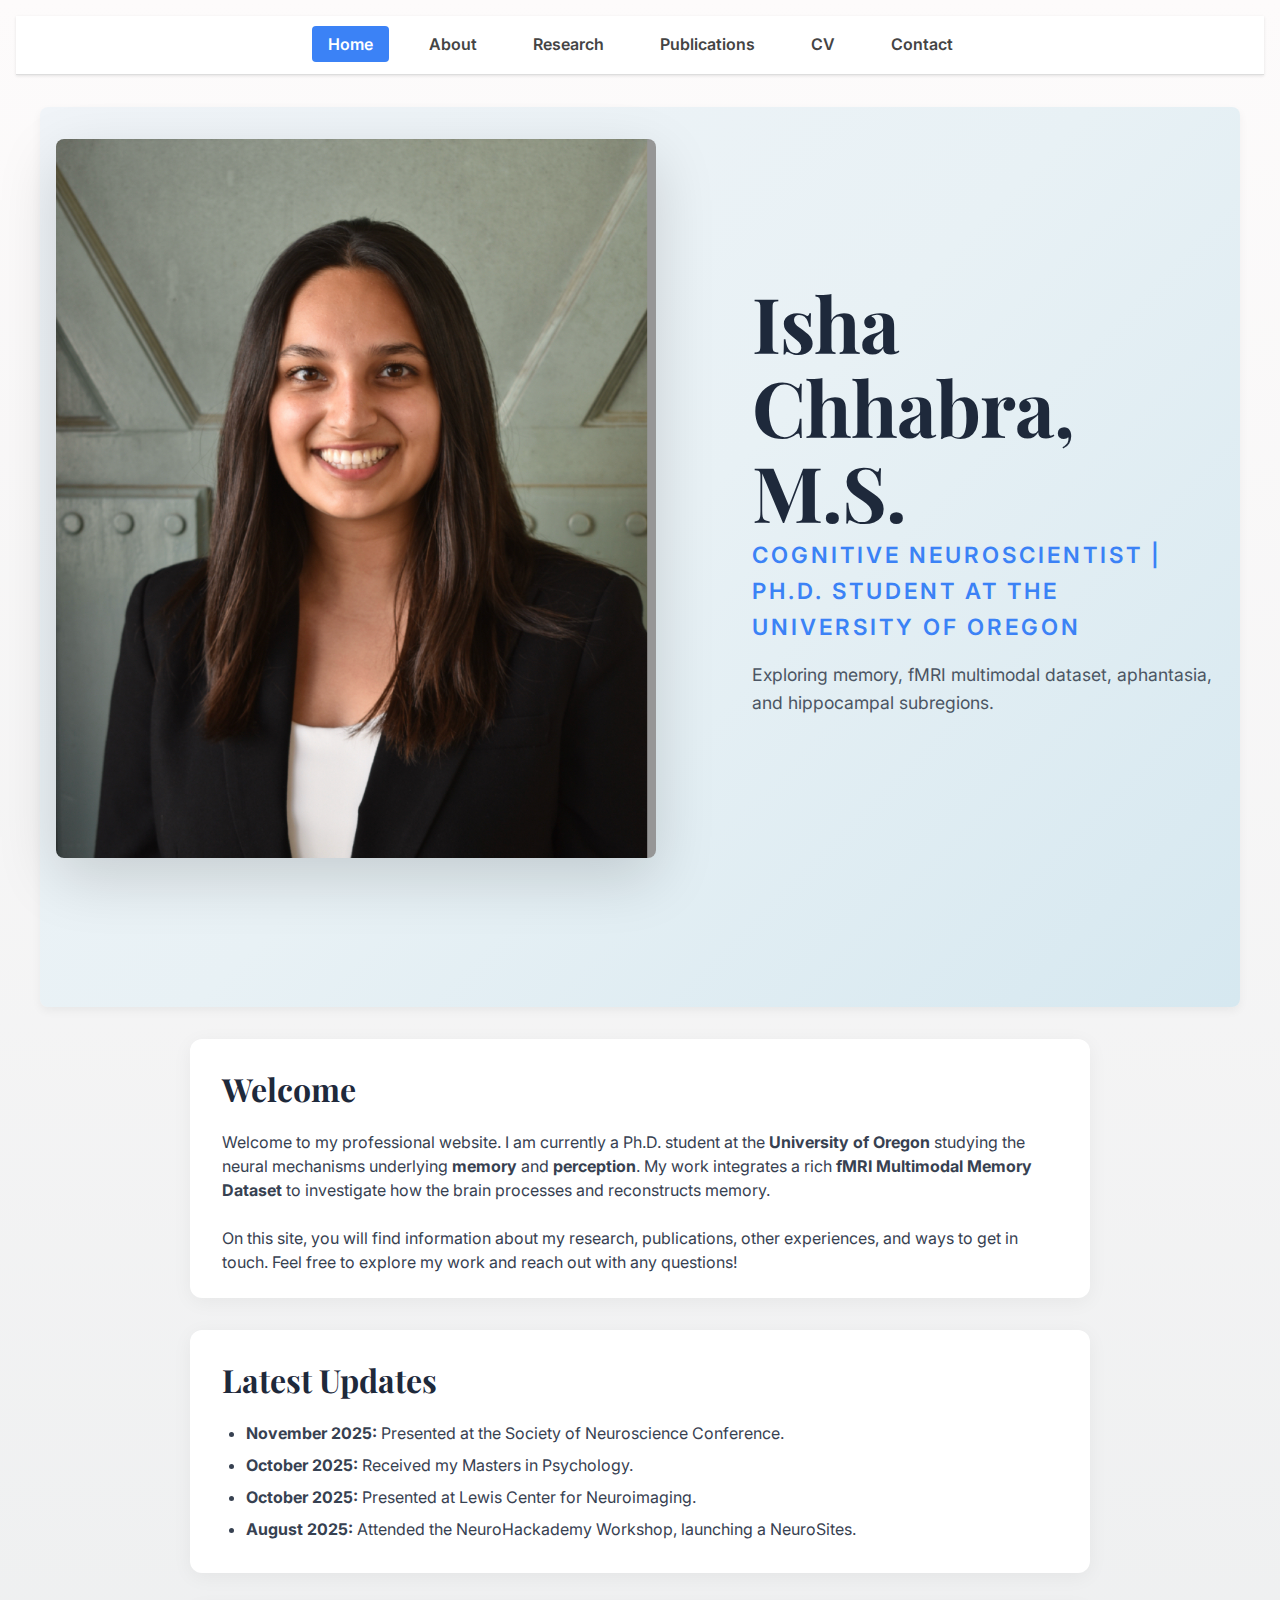
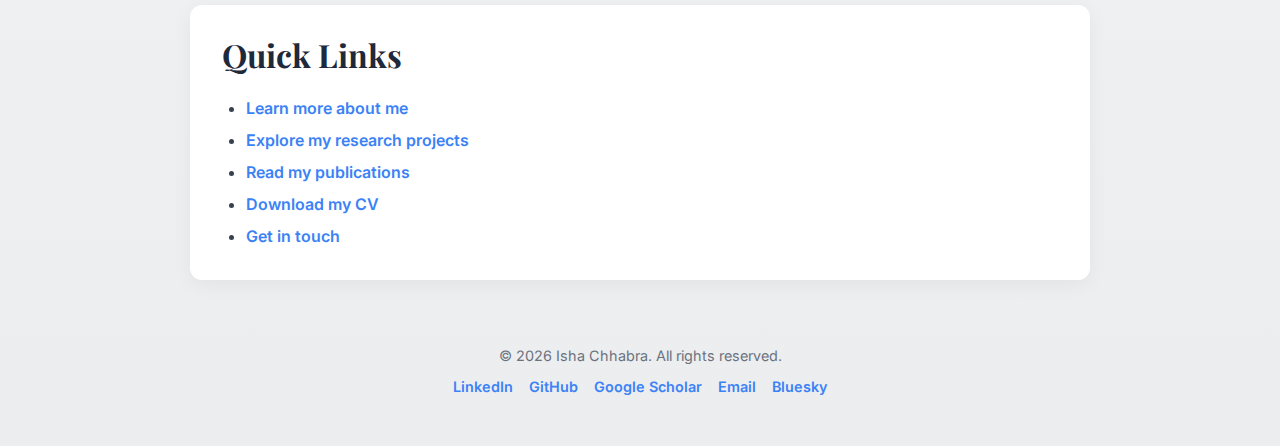
<file: index.html>
<!DOCTYPE html>
<html lang="en">
<head>
  <!-- ===== Meta & SEO ===== -->
  <meta charset="UTF-8" />
  <meta name="viewport" content="width=device-width, initial-scale=1" />
  <meta name="description" content="Isha Chhabra - Cognitive Neuroscientist & Ph.D. Candidate at the University of Oregon" />
  <meta name="author" content="Isha Chhabra" />

  <!-- ===== Title ===== -->
  <title>Isha Chhabra, M.S. | Cognitive Neuroscientist</title>

  <!-- ===== Fonts & Styles ===== -->
  <link href="https://fonts.googleapis.com/css2?family=Inter:wght@400;600&family=Playfair+Display:wght@700&display=swap" rel="stylesheet" />
  <link rel="stylesheet" href="style.css" />
</head>
<body>

  <!-- ===== Header / Navigation ===== -->
  <header>
    <nav>
      <ul>
        <li><a href="index.html" class="active">Home</a></li>
        <li><a href="about.html">About</a></li>
        <li><a href="research.html">Research</a></li>
        <li><a href="publications.html">Publications</a></li>
        <li><a href="cv.html">CV</a></li>
        <li><a href="contact.html">Contact</a></li>
      </ul>
    </nav>
  </header>

  <!-- ===== Hero Section ===== -->
  <section class="hero">
    <div class="hero-container">

      <!-- Large Photo Left -->
      <div class="hero-image">
        <img src="profile.jpg" alt="Isha Chhabra portrait" class="profile-pic-large" />
      </div>

      <!-- Name / Title / Position Right -->
      <div class="hero-content" style="margin-left: 3rem;">
        <h1>Isha Chhabra, M.S.</h1>
        <div class="subtitle">Cognitive Neuroscientist | Ph.D. Student at the University of Oregon</div>
        <p>Exploring memory, fMRI multimodal dataset, aphantasia, and hippocampal subregions.</p>
      </div>

    </div>
  </section>

  <!-- ===== Welcome Intro ===== -->
  <section class="section">
    <h2>Welcome</h2>
    <p>
      Welcome to my professional website. I am currently a Ph.D. student at the <strong>University of Oregon</strong> studying the neural mechanisms underlying <strong>memory</strong>  and <strong>perception</strong>. My work integrates a rich <strong>fMRI Multimodal Memory Dataset</strong> to investigate how the brain processes and reconstructs memory.<br><br>
      On this site, you will find information about my research, publications, other experiences, and ways to get in touch. Feel free to explore my work and reach out with any questions!
    </p>
  </section>

  <!-- ===== Latest Updates ===== -->
  <section class="section">
    <h2>Latest Updates</h2>
    <ul>
      <li><strong>November 2025:</strong> Presented at the Society of Neuroscience Conference.</li>  
      <li><strong>October 2025:</strong> Received my Masters in Psychology.</li>         
      <li><strong>October 2025:</strong> Presented at Lewis Center for Neuroimaging.</li>
      <li><strong>August 2025:</strong> Attended the NeuroHackademy Workshop, launching a NeuroSites.</li>
    </ul>
  </section>

  <!-- ===== Quick Links ===== -->
  <section class="section">
    <h2>Quick Links</h2>
    <ul>
      <li><a href="about.html">Learn more about me</a></li>
      <li><a href="research.html">Explore my research projects</a></li>
      <li><a href="publications.html">Read my publications</a></li>
      <li><a href="CV.pdf" target="_blank">Download my CV</a></li>
      <li><a href="contact.html">Get in touch</a></li>
    </ul>
  </section>

  <!-- ===== Footer ===== -->
  <footer>
    <p>&copy; <span id="year"></span> Isha Chhabra. All rights reserved.</p>
    <div class="footer-links">
      <a href="https://www.linkedin.com/in/ishachhabra111" target="_blank">LinkedIn</a>
      <a href="https://github.com/ishachhabra1" target="_blank">GitHub</a>
      <a href="https://scholar.google.com/citations?user=bhRF2d4AAAAJ&hl=en" target="_blank">Google Scholar</a>
      <a href="mailto:ishachhabra1000@gmail.com">Email</a>
      <a href="https://bsky.app/profile/ishachhabra.bsky.social" target="_blank">Bluesky</a>
    </div>
  </footer>

  <script>
    // Auto-update year in footer
    document.getElementById("year").textContent = new Date().getFullYear();
  </script>

</body>
</html>
</file>
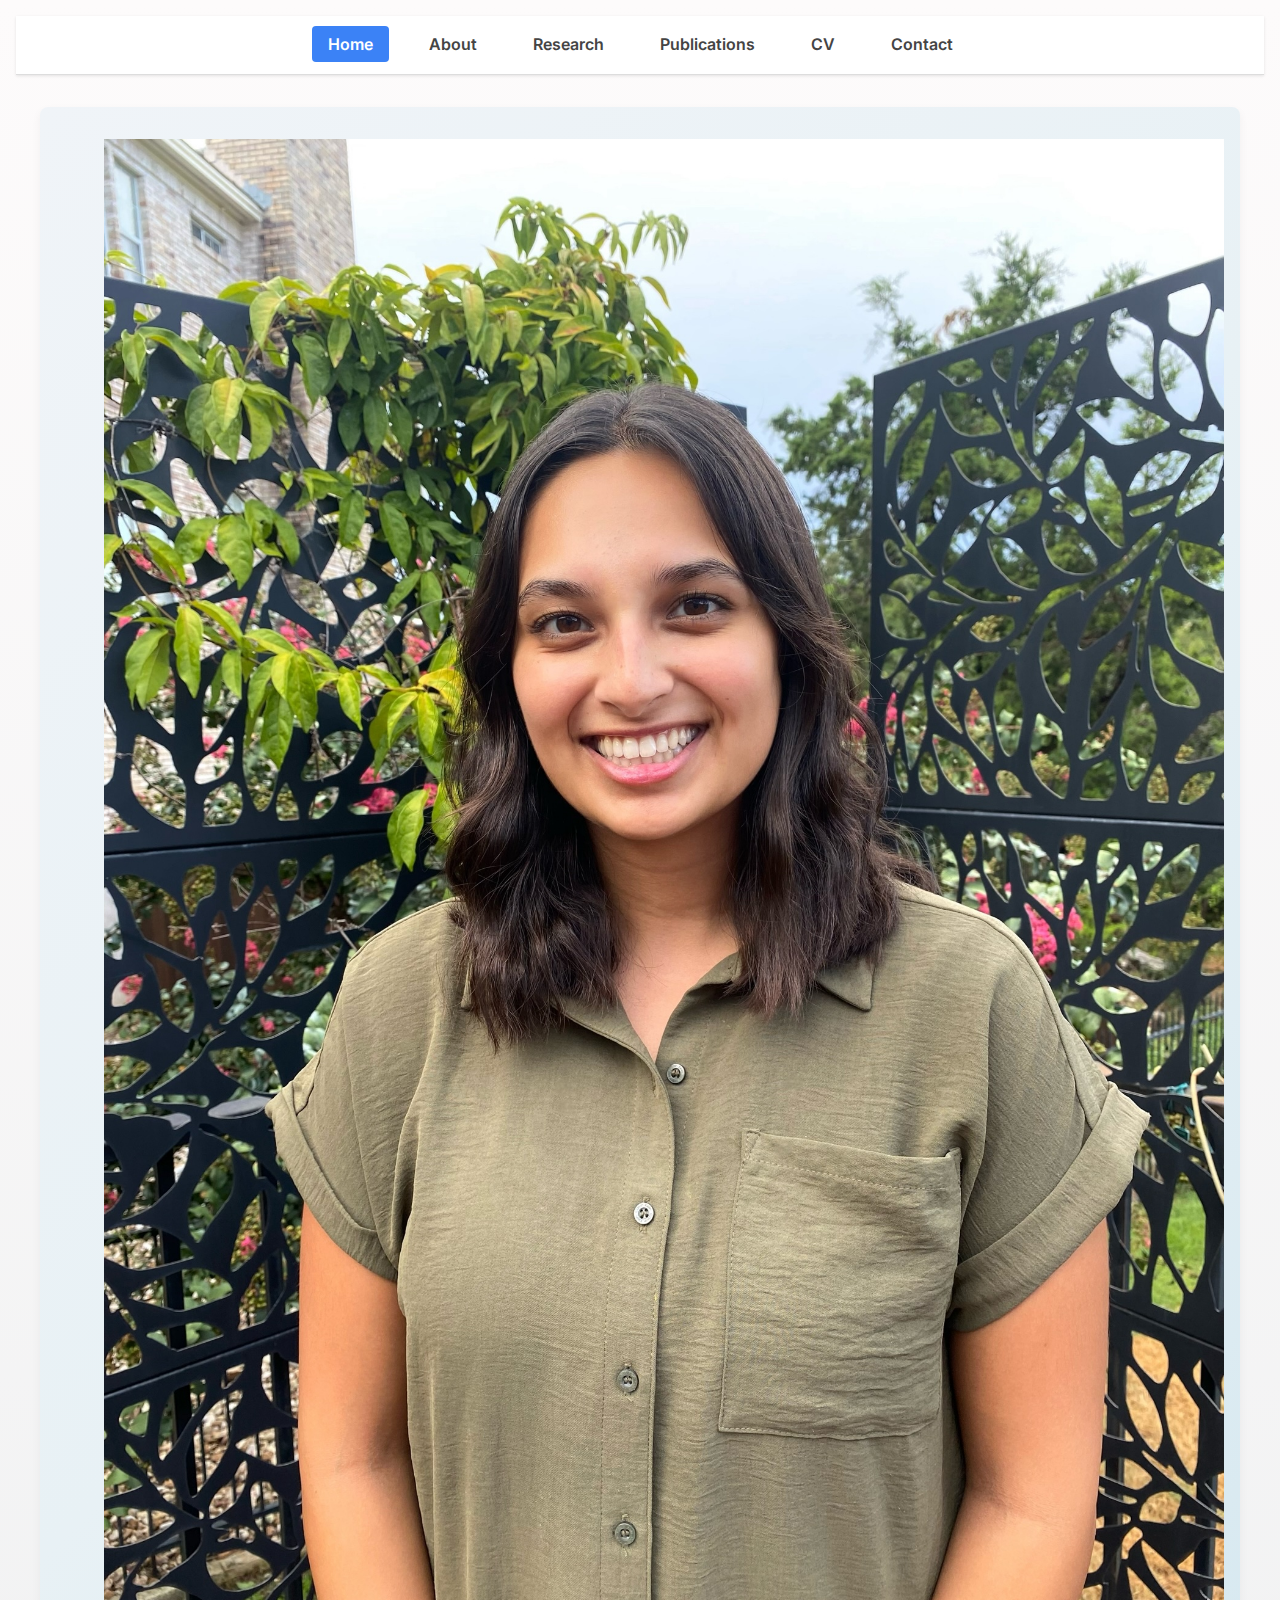
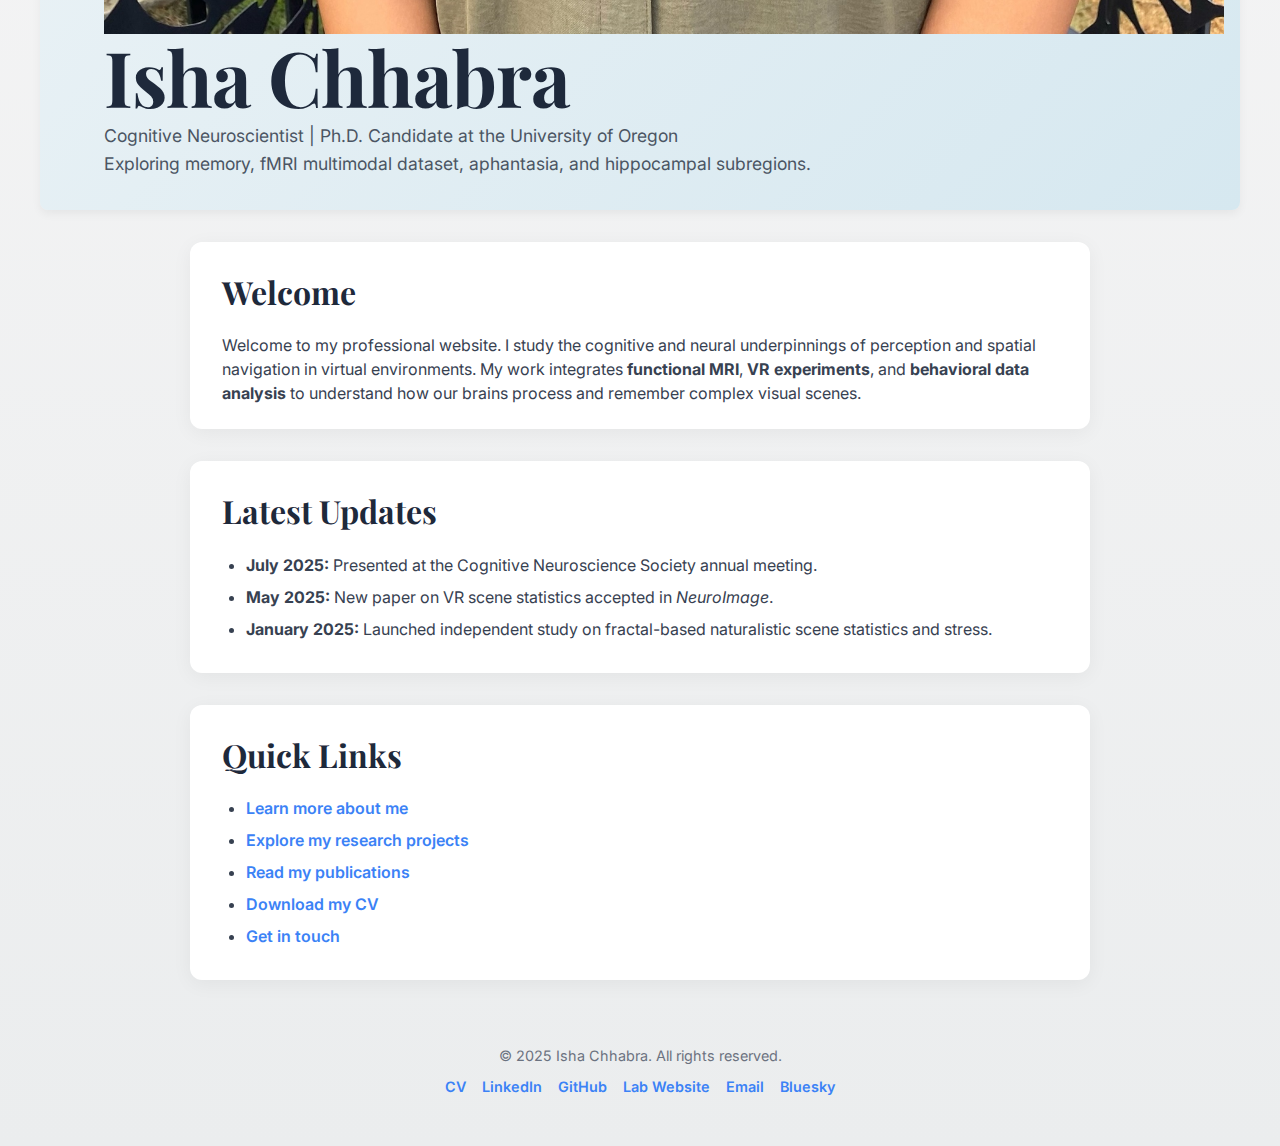
<file: professional-page-isha/index.html>
<!DOCTYPE html>
<html lang="en">
<head>
  <!-- ===== Meta & SEO ===== -->
  <meta charset="UTF-8" />
  <meta name="viewport" content="width=device-width, initial-scale=1" />
  <meta name="description" content="Isha Chhabra - Cognitive Neuroscientist & Ph.D. Candidate at the University of Oregon" />
  <meta name="author" content="Isha Chhabra" />

  <!-- ===== Title ===== -->
  <title>Isha Chhabra | Cognitive Neuroscientist</title>

  <!-- ===== Fonts & Styles ===== -->
  <link href="https://fonts.googleapis.com/css2?family=Inter:wght@400;600&family=Playfair+Display:wght@700&display=swap" rel="stylesheet">
  <link rel="stylesheet" href="style.css" />
</head>
<body>

  <!-- ===== Header / Navigation ===== -->
<header>
  <nav>
    <ul>
      <li><a href="index.html" class="active">Home</a></li>
      <li><a href="about.html">About</a></li>
      <li><a href="research.html">Research</a></li>
      <li><a href="publications.html">Publications</a></li>
      <li><a href="cv.html">CV</a></li>
      <li><a href="contact.html">Contact</a></li>
    </ul>
  </nav>
</header>

  <!-- ===== Hero Section ===== -->
  <section class="hero">
    <div class="hero-content">
      <img src="profile.jpg" alt="Isha Chhabra portrait" />
      <h1>Isha Chhabra</h1>
      <p>Cognitive Neuroscientist | Ph.D. Candidate at the University of Oregon<br />
         Exploring memory, fMRI multimodal dataset, aphantasia, and hippocampal subregions.</p>
    </div>
  </section>

  <!-- ===== Featured Intro ===== -->
  <section class="section">
    <h2>Welcome</h2>
    <p>Welcome to my professional website. I study the cognitive and neural underpinnings of perception and spatial navigation in virtual environments. My work integrates <strong>functional MRI</strong>, <strong>VR experiments</strong>, and <strong>behavioral data analysis</strong> to understand how our brains process and remember complex visual scenes.</p>
  </section>

  <!-- ===== Highlight Section ===== -->
  <section class="section">
    <h2>Latest Updates</h2>
    <ul>
      <li><strong>July 2025:</strong> Presented at the Cognitive Neuroscience Society annual meeting.</li>
      <li><strong>May 2025:</strong> New paper on VR scene statistics accepted in <em>NeuroImage</em>.</li>
      <li><strong>January 2025:</strong> Launched independent study on fractal-based naturalistic scene statistics and stress.</li>
    </ul>
  </section>

  <!-- ===== Quick Links ===== -->
  <section class="section">
    <h2>Quick Links</h2>
    <ul>
      <li><a href="about.html">Learn more about me</a></li>
      <li><a href="research.html">Explore my research projects</a></li>
      <li><a href="publications.html">Read my publications</a></li>
      <li><a href="cv.pdf" target="_blank">Download my CV</a></li>
      <li><a href="contact.html">Get in touch</a></li>
    </ul>
  </section>

  <!-- ===== Footer ===== -->
  <footer>
    <p>&copy; 2025 Isha Chhabra. All rights reserved.</p>
    <div class="footer-links">
      <a href="cv.pdf" target="_blank">CV</a>
      <a href="https://www.linkedin.com/in/ishachhabra111" target="_blank">LinkedIn</a>
      <a href="https://github.com/ishachhabra1" target="_blank">GitHub</a>
      <a href="https://hulacon.uoregon.edu/people/" target="_blank">Lab Website</a>
      <a href="mailto:ishachhabra1000@gmail.com">Email</a>
      <a href="https://bsky.app/profile/ishachhabra.bsky.social" target="_blank">Bluesky</a>
    </div>
  </footer>

</body>
</html>
</file>
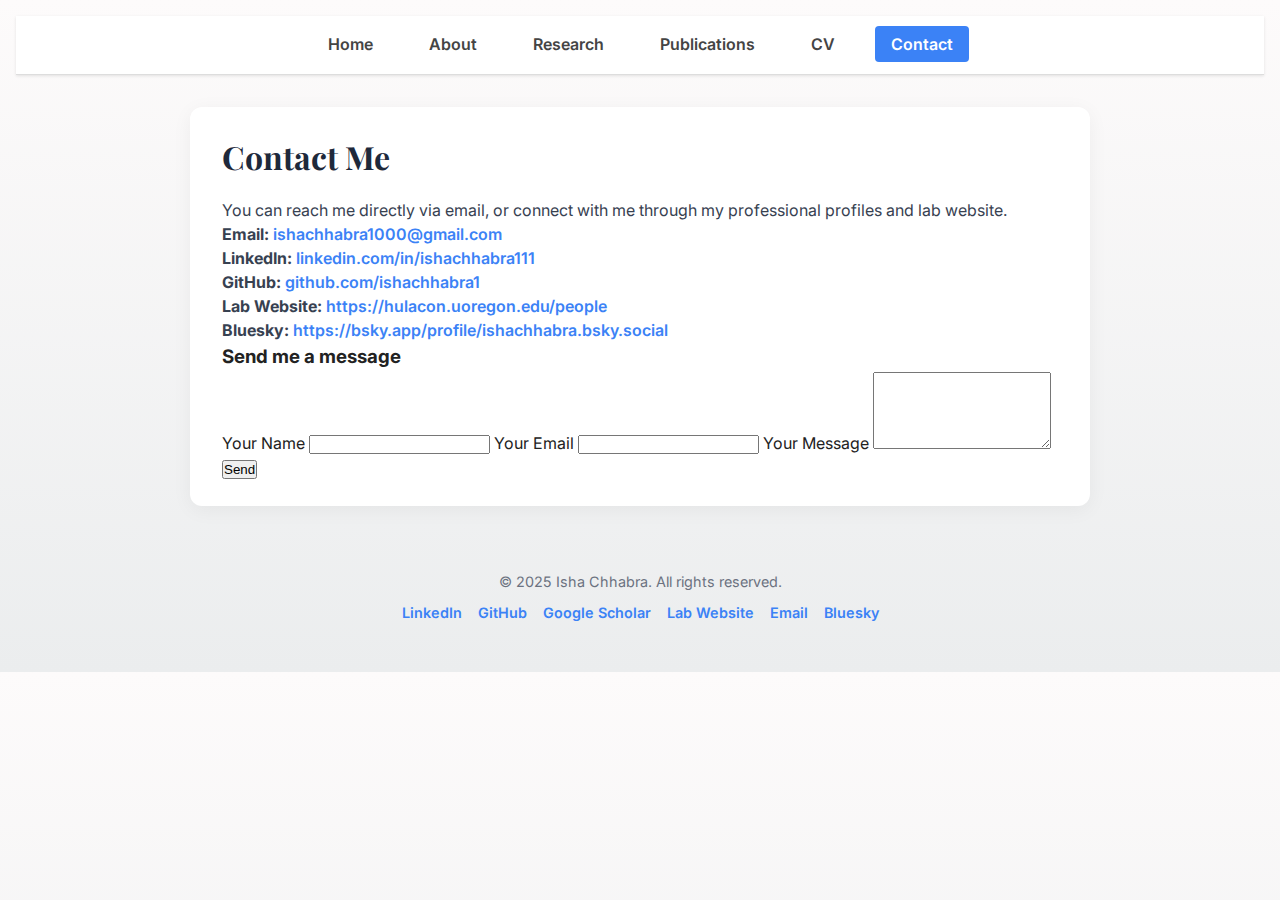
<file: contact.html>
<!DOCTYPE html>
<html lang="en">
<head>
  <!-- ===== Meta & SEO ===== -->
  <meta charset="UTF-8" />
  <meta name="viewport" content="width=device-width, initial-scale=1" />
  <meta name="description" content="Contact Isha Chhabra - Cognitive Neuroscientist" />
  <meta name="author" content="Isha Chhabra" />

  <!-- ===== Title ===== -->
  <title>Isha Chhabra | Contact</title>

  <!-- ===== Fonts & Styles ===== -->
  <link href="https://fonts.googleapis.com/css2?family=Inter:wght@400;600&display=swap" rel="stylesheet" />
  <link rel="stylesheet" href="style.css" />
</head>
<body>

  <!-- ===== Header / Navigation ===== -->
  <header>
    <nav>
      <ul>
        <li><a href="index.html">Home</a></li>
        <li><a href="about.html">About</a></li>
        <li><a href="research.html">Research</a></li>
        <li><a href="publications.html">Publications</a></li>
        <li><a href="cv.html">CV</a></li>
        <li><a href="contact.html" class="active">Contact</a></li>
      </ul>
    </nav>
  </header>

  <!-- ===== Contact Section ===== -->
  <section class="section">
    <h2>Contact Me</h2>
    <p>You can reach me directly via email, or connect with me through my professional profiles and lab website.</p>

    <div class="contact-links">
      <p><strong>Email:</strong> <a href="mailto:ishachhabra1000@gmail.com">ishachhabra1000@gmail.com</a></p>
      <p><strong>LinkedIn:</strong> <a href="https://www.linkedin.com/in/ishachhabra111" target="_blank">linkedin.com/in/ishachhabra111</a></p>
      <p><strong>GitHub:</strong> <a href="https://github.com/ishachhabra1" target="_blank">github.com/ishachhabra1</a></p>
      <p><strong>Lab Website:</strong> <a href="https://hulacon.uoregon.edu/people/" target="_blank">https://hulacon.uoregon.edu/people</a></p>
      <p><strong>Bluesky: </strong> <a href="https://bsky.app/profile/ishachhabra.bsky.social" target="_blank">https://bsky.app/profile/ishachhabra.bsky.social</a></p>
    </div>

    <h3>Send me a message</h3>
    <form action="mailto:ishachhabra1000@gmail.com" method="post" enctype="text/plain">
      <label for="name">Your Name</label>
      <input type="text" id="name" name="name" required>

      <label for="email">Your Email</label>
      <input type="email" id="email" name="email" required>

      <label for="message">Your Message</label>
      <textarea id="message" name="message" rows="5" required></textarea>

      <button type="submit">Send</button>
    </form>
  </section>

  <!-- ===== Footer ===== -->
<footer>
    <p>&copy; 2025 Isha Chhabra. All rights reserved.</p>
    <div class="footer-links">
      <a href="https://www.linkedin.com/in/ishachhabra111" target="_blank">LinkedIn</a>
      <a href="https://github.com/ishachhabra1" target="_blank">GitHub</a>
      <a href="https://scholar.google.com/citations?user=bhRF2d4AAAAJ&hl=en" target="_blank">Google Scholar</a>
      <a href="https://hulacon.uoregon.edu/people/" target="_blank">Lab Website</a>
      <a href="mailto:ishachhabra1000@gmail.com">Email</a>
      <a href="https://bsky.app/profile/ishachhabra.bsky.social" target="_blank">Bluesky</a>
    </div>
  </footer>

</body>
</html>
</file>
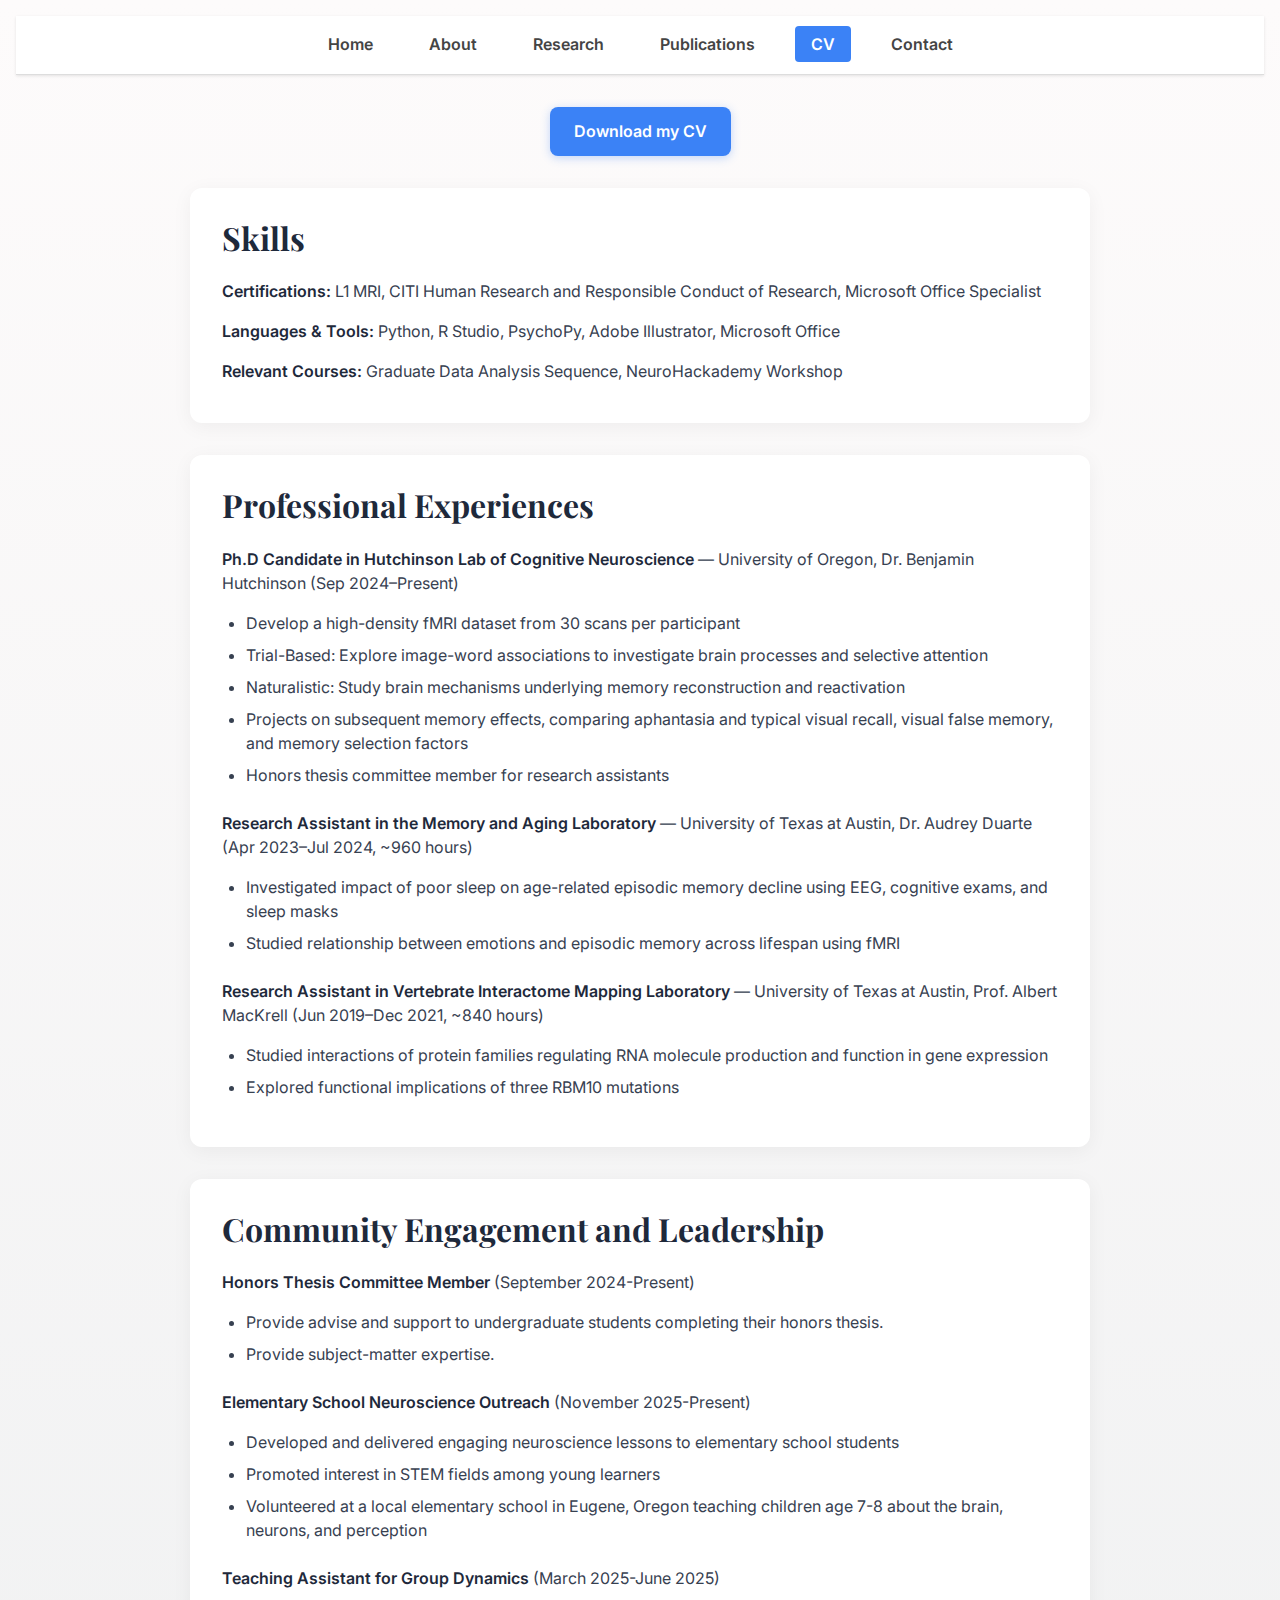
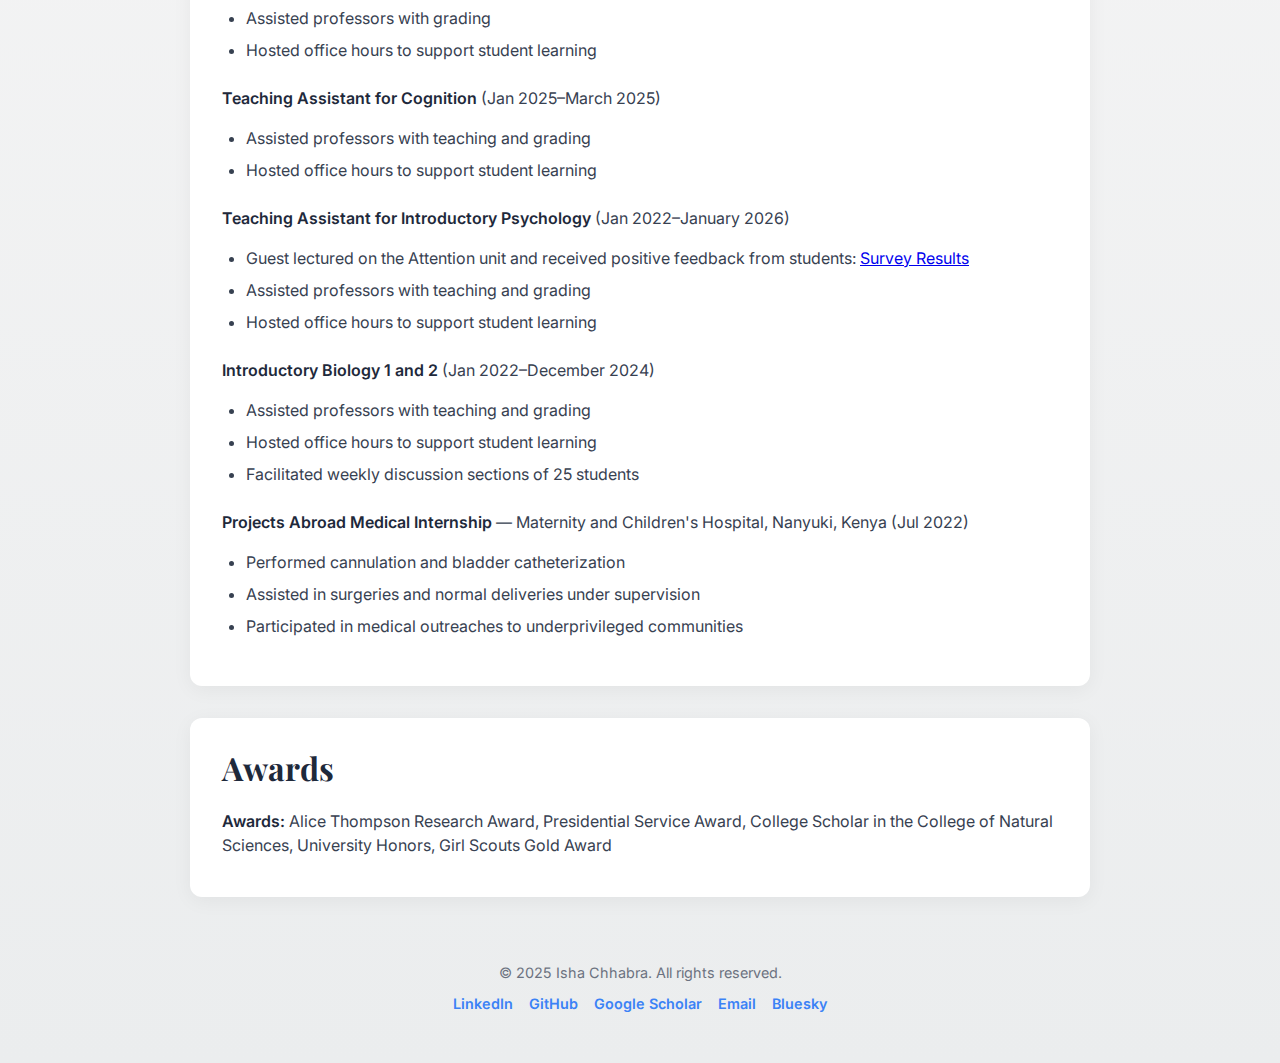
<file: cv.html>
<!DOCTYPE html>
<html lang="en">
<head>
  <!-- ===== Meta & SEO ===== -->
  <meta charset="UTF-8" />
  <meta name="viewport" content="width=device-width, initial-scale=1" />
  <meta name="description" content="Curriculum Vitae - Isha Chhabra" />
  <meta name="author" content="Isha Chhabra" />

  <!-- ===== Title ===== -->
  <title>Isha Chhabra | CV</title>

  <!-- ===== Fonts & Styles ===== -->
  <link href="https://fonts.googleapis.com/css2?family=Inter:wght@400;600&display=swap" rel="stylesheet" />
  
  <style>
    /* ===== Import Modern Fonts ===== */
    @import url('https://fonts.googleapis.com/css2?family=Inter:wght@300;400;500;600&family=Playfair+Display:wght@400;500;600;700&display=swap');

    /* ===== General Reset ===== */
    * {
      margin: 0;
      padding: 0;
      box-sizing: border-box;
    }

    /* ===== Body Styling ===== */
    body {
      font-family: 'Inter', sans-serif;
      color: #222;
      background: linear-gradient(180deg, #fdfbfb 0%, #ebedee 100%);
      line-height: 1.6;
      padding: 1rem;
    }

    /* ===== Navigation ===== */
    header {
      background: #fff;
      padding: 1rem 0;
      box-shadow: 0 1px 3px rgba(0,0,0,0.1);
      border-bottom: 1px solid #ddd;
    }

    nav ul {
      display: flex;
      justify-content: center;
      list-style: none;
      gap: 1.5rem;
    }

    nav ul li a {
      color: #444;
      text-decoration: none;
      font-weight: 600;
      padding: 0.5rem 1rem;
      border-radius: 4px;
      transition: background-color 0.3s ease;
    }

    nav ul li a:hover,
    nav ul li a.active {
      background-color: #3b82f6;
      color: white;
    }

    /* ===== CV Download Button ===== */
    .cv-download {
      text-align: center;
      margin: 2rem auto;
    }

    .cv-download a {
      display: inline-block;
      background: #3b82f6;
      color: white;
      padding: 0.75rem 1.5rem;
      text-decoration: none;
      font-weight: 600;
      border-radius: 8px;
      transition: background-color 0.3s ease;
      box-shadow: 0 2px 10px rgba(59, 130, 246, 0.3);
    }

    .cv-download a:hover {
      background: #2563eb;
      transform: translateY(-2px);
      box-shadow: 0 4px 15px rgba(59, 130, 246, 0.4);
    }

    /* ===== Section Styling ===== */
    .section {
      max-width: 900px;
      margin: 2rem auto;
      padding: 1.5rem 2rem;
      background: white;
      border-radius: 12px;
      box-shadow: 0 4px 20px rgba(0,0,0,0.05);
    }

    .section h2 {
      font-family: 'Playfair Display', serif;
      font-weight: 700;
      font-size: 2rem;
      margin-bottom: 1rem;
      color: #1e293b;
    }

    .section p, .section li {
      font-size: 1rem;
      color: #374151;
      line-height: 1.5;
      margin-bottom: 1rem;
    }

    .section p strong {
      color: #1e293b;
      font-weight: 600;
    }

    .section ul {
      padding-left: 1.5rem;
      list-style-type: disc;
      margin-bottom: 1.5rem;
    }

    .section ul li {
      margin-bottom: 0.5rem;
    }

    /* ===== Footer ===== */
    footer {
      max-width: 1200px;
      margin: 3rem auto 1rem;
      padding: 1rem 1rem;
      text-align: center;
      font-size: 0.9rem;
      color: #6b7280;
    }

    .footer-links {
      margin-top: 0.5rem;
      display: flex;
      justify-content: center;
      gap: 1rem;
      flex-wrap: wrap;
    }

    .footer-links a {
      color: #3b82f6;
      text-decoration: none;
      font-weight: 600;
    }

    .footer-links a:hover {
      text-decoration: underline;
    }

    /* ===== Responsive Design ===== */
    @media (max-width: 768px) {
      .section {
        padding: 1rem 1.5rem;
      }
      
      nav ul {
        gap: 1rem;
      }
      
      nav ul li a {
        padding: 0.4rem 0.8rem;
        font-size: 0.9rem;
      }
    }
  </style>
</head>
<body>

  <!-- ===== Header / Navigation ===== -->
  <header>
    <nav>
      <ul>
        <li><a href="index.html">Home</a></li>
        <li><a href="about.html">About</a></li>
        <li><a href="research.html">Research</a></li>
        <li><a href="publications.html">Publications</a></li>
        <li><a href="cv.html" class="active">CV</a></li>
        <li><a href="contact.html">Contact</a></li>
      </ul>
    </nav>
  </header>

  <!-- Downloadable CV link -->
  <div class="cv-download">
    <a href="CV.pdf" download>
      Download my CV
    </a>
  </div>

  <!-- ===== Skills ===== -->
  <section class="section" id="skills">
    <h2>Skills</h2>
    <p><strong>Certifications:</strong> L1 MRI, CITI Human Research and Responsible Conduct of Research, Microsoft Office Specialist</p>
    <p><strong>Languages & Tools:</strong> Python, R Studio, PsychoPy, Adobe Illustrator, Microsoft Office</p>
    <p><strong>Relevant Courses:</strong> Graduate Data Analysis Sequence, NeuroHackademy Workshop</p>
  </section>

  <!-- ===== Professional Experiences ===== -->
  <section class="section" id="professional-experience">
    <h2>Professional Experiences</h2>

    <p><strong>Ph.D Candidate in Hutchinson Lab of Cognitive Neuroscience</strong> — University of Oregon, Dr. Benjamin Hutchinson (Sep 2024–Present)</p>
    <ul>
      <li>Develop a high-density fMRI dataset from 30 scans per participant</li>
      <li>Trial-Based: Explore image-word associations to investigate brain processes and selective attention</li>
      <li>Naturalistic: Study brain mechanisms underlying memory reconstruction and reactivation</li>
      <li>Projects on subsequent memory effects, comparing aphantasia and typical visual recall, visual false memory, and memory selection factors</li>
      <li>Honors thesis committee member for research assistants</li>
    </ul>

    <p><strong>Research Assistant in the Memory and Aging Laboratory</strong> — University of Texas at Austin, Dr. Audrey Duarte (Apr 2023–Jul 2024, ~960 hours)</p>
    <ul>
      <li>Investigated impact of poor sleep on age-related episodic memory decline using EEG, cognitive exams, and sleep masks</li>
      <li>Studied relationship between emotions and episodic memory across lifespan using fMRI</li>
    </ul>

    <p><strong>Research Assistant in Vertebrate Interactome Mapping Laboratory</strong> — University of Texas at Austin, Prof. Albert MacKrell (Jun 2019–Dec 2021, ~840 hours)</p>
    <ul>
      <li>Studied interactions of protein families regulating RNA molecule production and function in gene expression</li>
      <li>Explored functional implications of three RBM10 mutations</li>
    </ul>
  </section>

  <!-- ===== Community Engagement and Leadership ===== -->
  <section class="section" id="community-leadership">
    <h2>Community Engagement and Leadership</h2>

       <p><strong>Honors Thesis Committee Member</strong> (September 2024-Present)</p>
    <ul>
      <li>Provide advise and support to undergraduate students completing their honors thesis.</li>
      <li>Provide subject-matter expertise.</li>
    </ul>

        <p><strong>Elementary School Neuroscience Outreach</strong> (November 2025-Present)</p>
    <ul>
      <li>Developed and delivered engaging neuroscience lessons to elementary school students</li>
      <li>Promoted interest in STEM fields among young learners</li>
      <li>Volunteered at a local elementary school in Eugene, Oregon teaching children age 7-8 about the brain, neurons, and perception</li>
    </ul>

        <p><strong>Teaching Assistant for Group Dynamics</strong> (March 2025-June 2025)</p>
    <ul>
      <li>Assisted professors with grading</li>
      <li>Hosted office hours to support student learning</li>
    </ul>

       <p><strong>Teaching Assistant for Cognition</strong> (Jan 2025–March 2025)</p>
    <ul>
      <li>Assisted professors with teaching and grading</li>
      <li>Hosted office hours to support student learning</li>
    </ul>

        <p><strong>Teaching Assistant for Introductory Psychology</strong> (Jan 2022–January 2026)</p>
    <ul>
      <li>Guest lectured on the Attention unit and received positive feedback from students: <a href="PSY201 Guest Lecture Survey.csv" download>Survey Results</a> </li>
      <li>Assisted professors with teaching and grading</li>
      <li>Hosted office hours to support student learning</li>
    </ul>

    <p><strong>Introductory Biology 1 and 2</strong> (Jan 2022–December 2024)</p>
    <ul>
      <li>Assisted professors with teaching and grading</li>
      <li>Hosted office hours to support student learning</li>
      <li>Facilitated weekly discussion sections of 25 students</li>
    </ul>

    <p><strong>Projects Abroad Medical Internship</strong> — Maternity and Children's Hospital, Nanyuki, Kenya (Jul 2022)</p>
    <ul>
      <li>Performed cannulation and bladder catheterization</li>
      <li>Assisted in surgeries and normal deliveries under supervision</li>
      <li>Participated in medical outreaches to underprivileged communities</li>
    </ul>

  </section>

  <!-- ===== Awards ===== -->
  <section class="section" id="awards">
    <h2>Awards</h2>
    <p><strong>Awards:</strong> Alice Thompson Research Award, Presidential Service Award, College Scholar in the College of Natural Sciences, University Honors, Girl Scouts Gold Award</p>
  </section>

  <!-- ===== Footer ===== -->
  <footer>
    <p>&copy; 2025 Isha Chhabra. All rights reserved.</p>
    <div class="footer-links">
      <a href="https://www.linkedin.com/in/ishachhabra111" target="_blank">LinkedIn</a>
      <a href="https://github.com/ishachhabra1" target="_blank">GitHub</a>
      <a href="https://scholar.google.com/citations?user=bhRF2d4AAAAJ&hl=en" target="_blank">Google Scholar</a>
      <a href="mailto:ishachhabra1000@gmail.com">Email</a>
      <a href="https://bsky.app/profile/ishachhabra.bsky.social" target="_blank">Bluesky</a>
    </div>
  </footer>

</body>
</html>
</file>
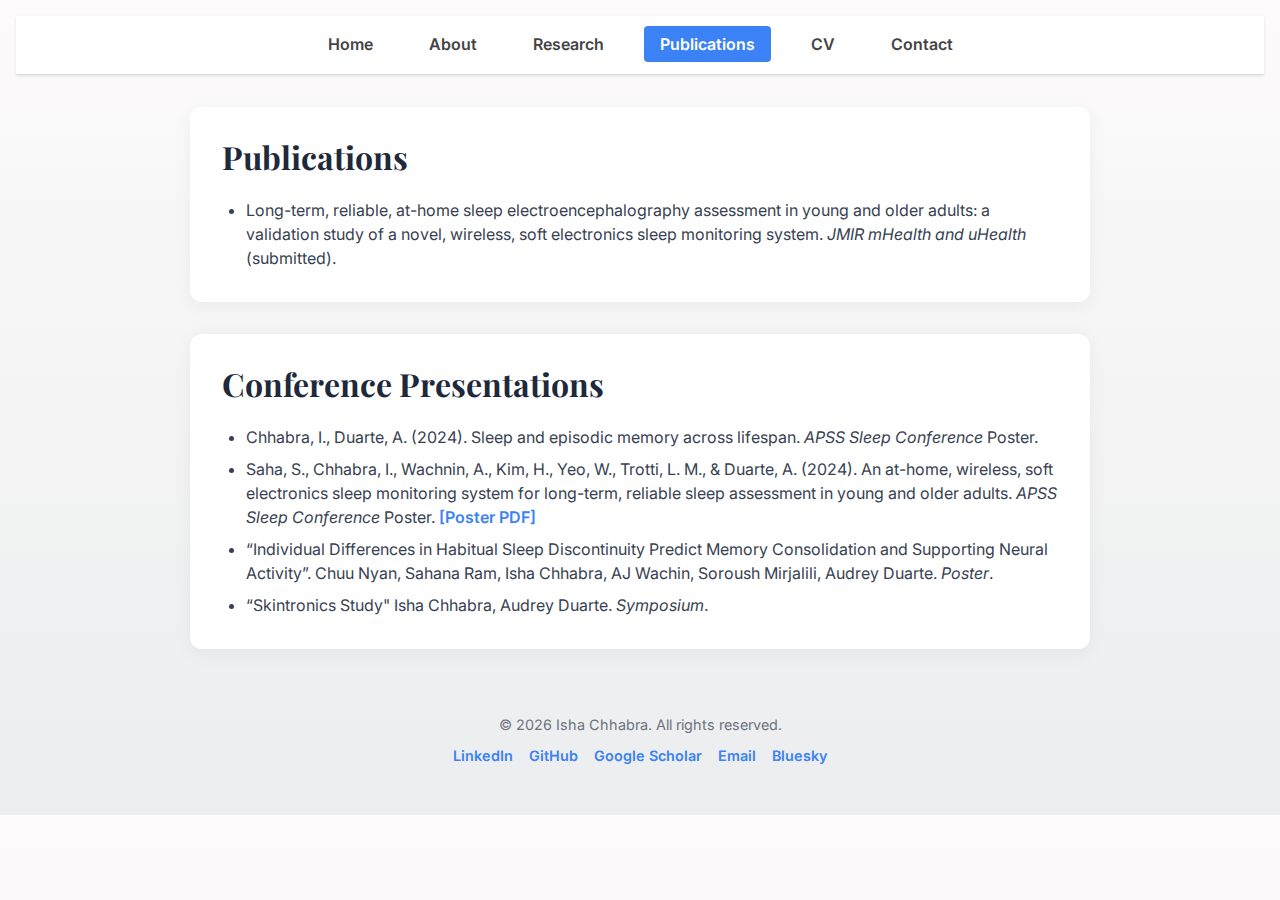
<file: publications.html>
<!DOCTYPE html>
<html lang="en">
<head>
  <!-- ===== Meta & SEO ===== -->
  <meta charset="UTF-8" />
  <meta name="viewport" content="width=device-width, initial-scale=1" />
  <meta name="description" content="Isha Chhabra - Publications in Cognitive Neuroscience" />
  <meta name="author" content="Isha Chhabra" />

  <!-- ===== Title ===== -->
  <title>Isha Chhabra | Publications</title>

  <!-- ===== Fonts & Styles ===== -->
  <link href="https://fonts.googleapis.com/css2?family=Inter:wght@400;600&display=swap" rel="stylesheet" />
  <link rel="stylesheet" href="style.css" />
</head>
<body>

  <!-- ===== Header / Navigation ===== -->
  <header>
    <nav>
      <ul>
        <li><a href="index.html">Home</a></li>
        <li><a href="about.html">About</a></li>
        <li><a href="research.html">Research</a></li>
        <li><a href="publications.html" class="active">Publications</a></li>
        <li><a href="cv.html">CV</a></li>
        <li><a href="contact.html">Contact</a></li>
      </ul>
    </nav>
  </header>

  <!-- ===== Main Content ===== -->
  <section class="section">
    <h2>Publications</h2>
    <ul>
      <li>
        Long-term, reliable, at-home sleep electroencephalography assessment in young and older adults: 
        a validation study of a novel, wireless, soft electronics sleep monitoring system. 
        <em>JMIR mHealth and uHealth</em> (submitted).
      </li>
      <!-- Add more papers here -->
    </ul>
  </section>

  <section class="section">
    <h2>Conference Presentations</h2>
    <ul>
      <li>Chhabra, I., Duarte, A. (2024). Sleep and episodic memory across lifespan. <em>APSS Sleep Conference</em> Poster.</li>
      <li>
        Saha, S., Chhabra, I., Wachnin, A., Kim, H., Yeo, W., Trotti, L. M., &amp; Duarte, A. (2024).
        An at-home, wireless, soft electronics sleep monitoring system for long-term, reliable sleep assessment in young and older adults.
        <em>APSS Sleep Conference</em> Poster.
        <a href="Sleep Conference Poster.pdf" target="_blank">[Poster PDF]</a>
      </li>
      <li>
        “Individual Differences in Habitual Sleep Discontinuity Predict Memory Consolidation and Supporting Neural Activity”. 
        Chuu Nyan, Sahana Ram, Isha Chhabra, AJ Wachin, Soroush Mirjalili, Audrey Duarte. 
        <em>Poster</em>.
      </li>
      <li>
        “Skintronics Study" Isha Chhabra, Audrey Duarte. 
        <em>Symposium</em>.
      </li>
    </ul>
  </section>

  <!-- ===== Footer ===== -->
  <footer>
    <p>&copy; <span id="year"></span> Isha Chhabra. All rights reserved.</p>
    <div class="footer-links">
      <a href="https://www.linkedin.com/in/ishachhabra111" target="_blank">LinkedIn</a>
      <a href="https://github.com/ishachhabra1" target="_blank">GitHub</a>
      <a href="https://scholar.google.com/citations?user=bhRF2d4AAAAJ&hl=en" target="_blank">Google Scholar</a>
      <a href="mailto:ishachhabra1000@gmail.com">Email</a>
      <a href="https://bsky.app/profile/ishachhabra.bsky.social" target="_blank">Bluesky</a>
    </div>
  </footer>

  <script>
    // Auto-update year in footer
    document.getElementById("year").textContent = new Date().getFullYear();
  </script>

</body>
</html>
</file>
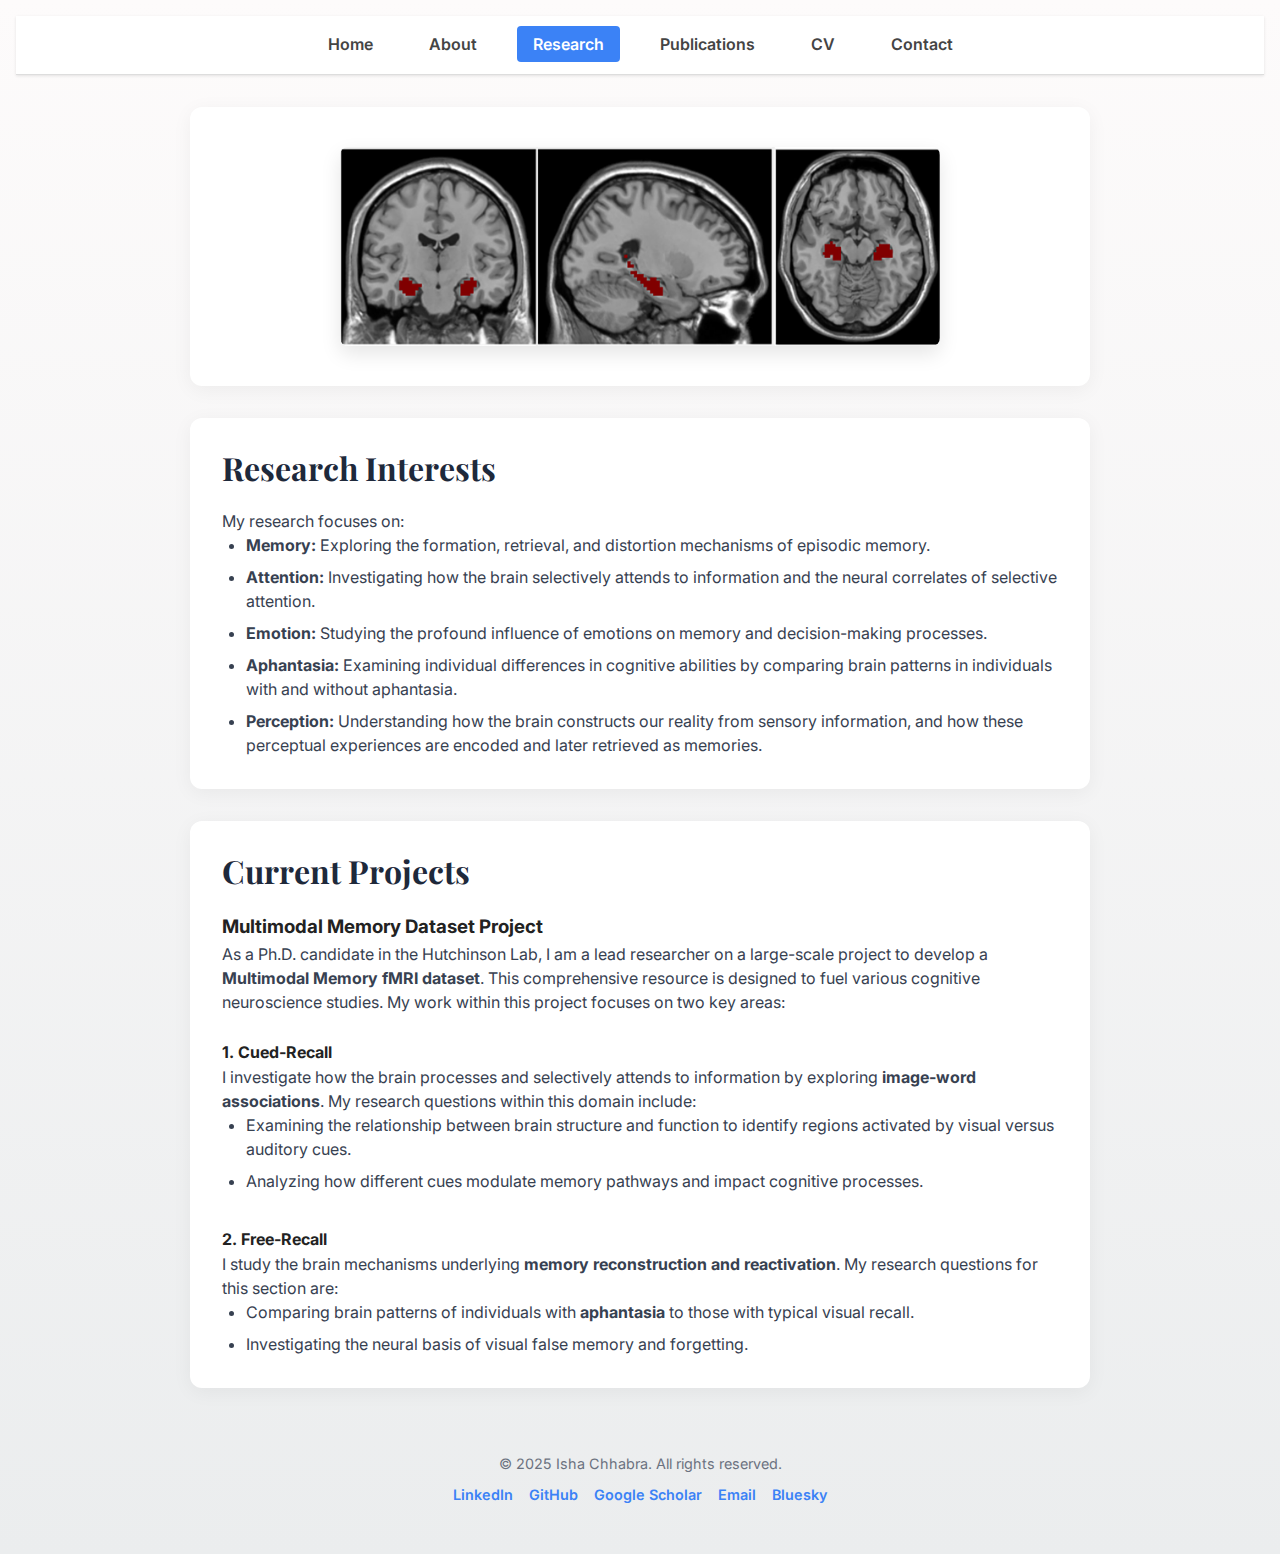
<file: research.html>
<!DOCTYPE html>
<html lang="en">
<head>
  <!-- ===== Meta & SEO ===== -->
  <meta charset="UTF-8" />
  <meta name="viewport" content="width=device-width, initial-scale=1" />
  <meta name="description" content="Isha Chhabra - Research in Cognitive Neuroscience" />
  <meta name="author" content="Isha Chhabra" />

  <!-- ===== Title ===== -->
  <title>Isha Chhabra | Research</title>

  <!-- ===== Fonts & Styles ===== -->
  <link href="https://fonts.googleapis.com/css2?family=Inter:wght@400;600&display=swap" rel="stylesheet" />
  <link rel="stylesheet" href="style.css" />
</head>
<body>

  <!-- ===== Header / Navigation ===== -->
  <header>
    <nav>
      <ul>
        <li><a href="index.html">Home</a></li>
        <li><a href="about.html">About</a></li>
        <li><a href="research.html" class="active">Research</a></li>
        <li><a href="publications.html">Publications</a></li>
        <li><a href="cv.html">CV</a></li>
        <li><a href="contact.html">Contact</a></li>
      </ul>
    </nav>
  </header>

  <!-- ===== Hero Section ===== -->
  <section class="section research-section">
    <img src="hippocampus.jpg" alt="Hippocampus" class="section-image">
  </section>

  <!-- ===== Research Interests ===== -->
<section class="section" id="research-interests">
    <h2>Research Interests</h2>
    <p>My research focuses on:</p>
    <ul>
      <li><strong>Memory:</strong> Exploring the formation, retrieval, and distortion mechanisms of episodic memory.</li>
      <li><strong>Attention:</strong> Investigating how the brain selectively attends to information and the neural correlates of selective attention.</li>
      <li><strong>Emotion:</strong> Studying the profound influence of emotions on memory and decision-making processes.</li>
      <li><strong>Aphantasia:</strong> Examining individual differences in cognitive abilities by comparing brain patterns in individuals with and without aphantasia.</li>
      <li><strong>Perception:</strong> Understanding how the brain constructs our reality from sensory information, and how these perceptual experiences are encoded and later retrieved as memories.</li>
    </ul>
  </section>

<section class="section" id="current-projects">
  <h2>Current Projects</h2>

  <h3>Multimodal Memory Dataset Project</h3>
  <p>
    As a Ph.D. candidate in the Hutchinson Lab, I am a lead researcher on a large-scale project to develop a <strong>Multimodal Memory fMRI dataset</strong>. This comprehensive resource is designed to fuel various cognitive neuroscience studies. My work within this project focuses on two key areas:
  </p>
  <br>
  <h4>1. Cued-Recall</h4>
  <p>
    I investigate how the brain processes and selectively attends to information by exploring <strong>image-word associations</strong>. My research questions within this domain include:
  </p>
  <ul>
    <li>Examining the relationship between brain structure and function to identify regions activated by visual versus auditory cues.</li>
    <li>Analyzing how different cues modulate memory pathways and impact cognitive processes.</li>
  </ul>
  <br>
  <h4>2. Free-Recall</h4>
  <p>
    I study the brain mechanisms underlying <strong>memory reconstruction and reactivation</strong>. My research questions for this section are:
  </p>
  <ul>
    <li>Comparing brain patterns of individuals with <strong>aphantasia</strong> to those with typical visual recall.</li>
    <li>Investigating the neural basis of visual false memory and forgetting.</li>
  </ul>
</section>

  <!-- ===== Footer ===== -->
  <footer>
    <p>&copy; 2025 Isha Chhabra. All rights reserved.</p>
    <div class="footer-links">
      <a href="https://www.linkedin.com/in/ishachhabra111" target="_blank">LinkedIn</a>
      <a href="https://github.com/ishachhabra1" target="_blank">GitHub</a>
      <a href="https://scholar.google.com/citations?user=bhRF2d4AAAAJ&hl=en" target="_blank">Google Scholar</a>
      <a href="mailto:ishachhabra1000@gmail.com">Email</a>
      <a href="https://bsky.app/profile/ishachhabra.bsky.social" target="_blank">Bluesky</a>
    </div>
  </footer>

</body>
</html>
</file>
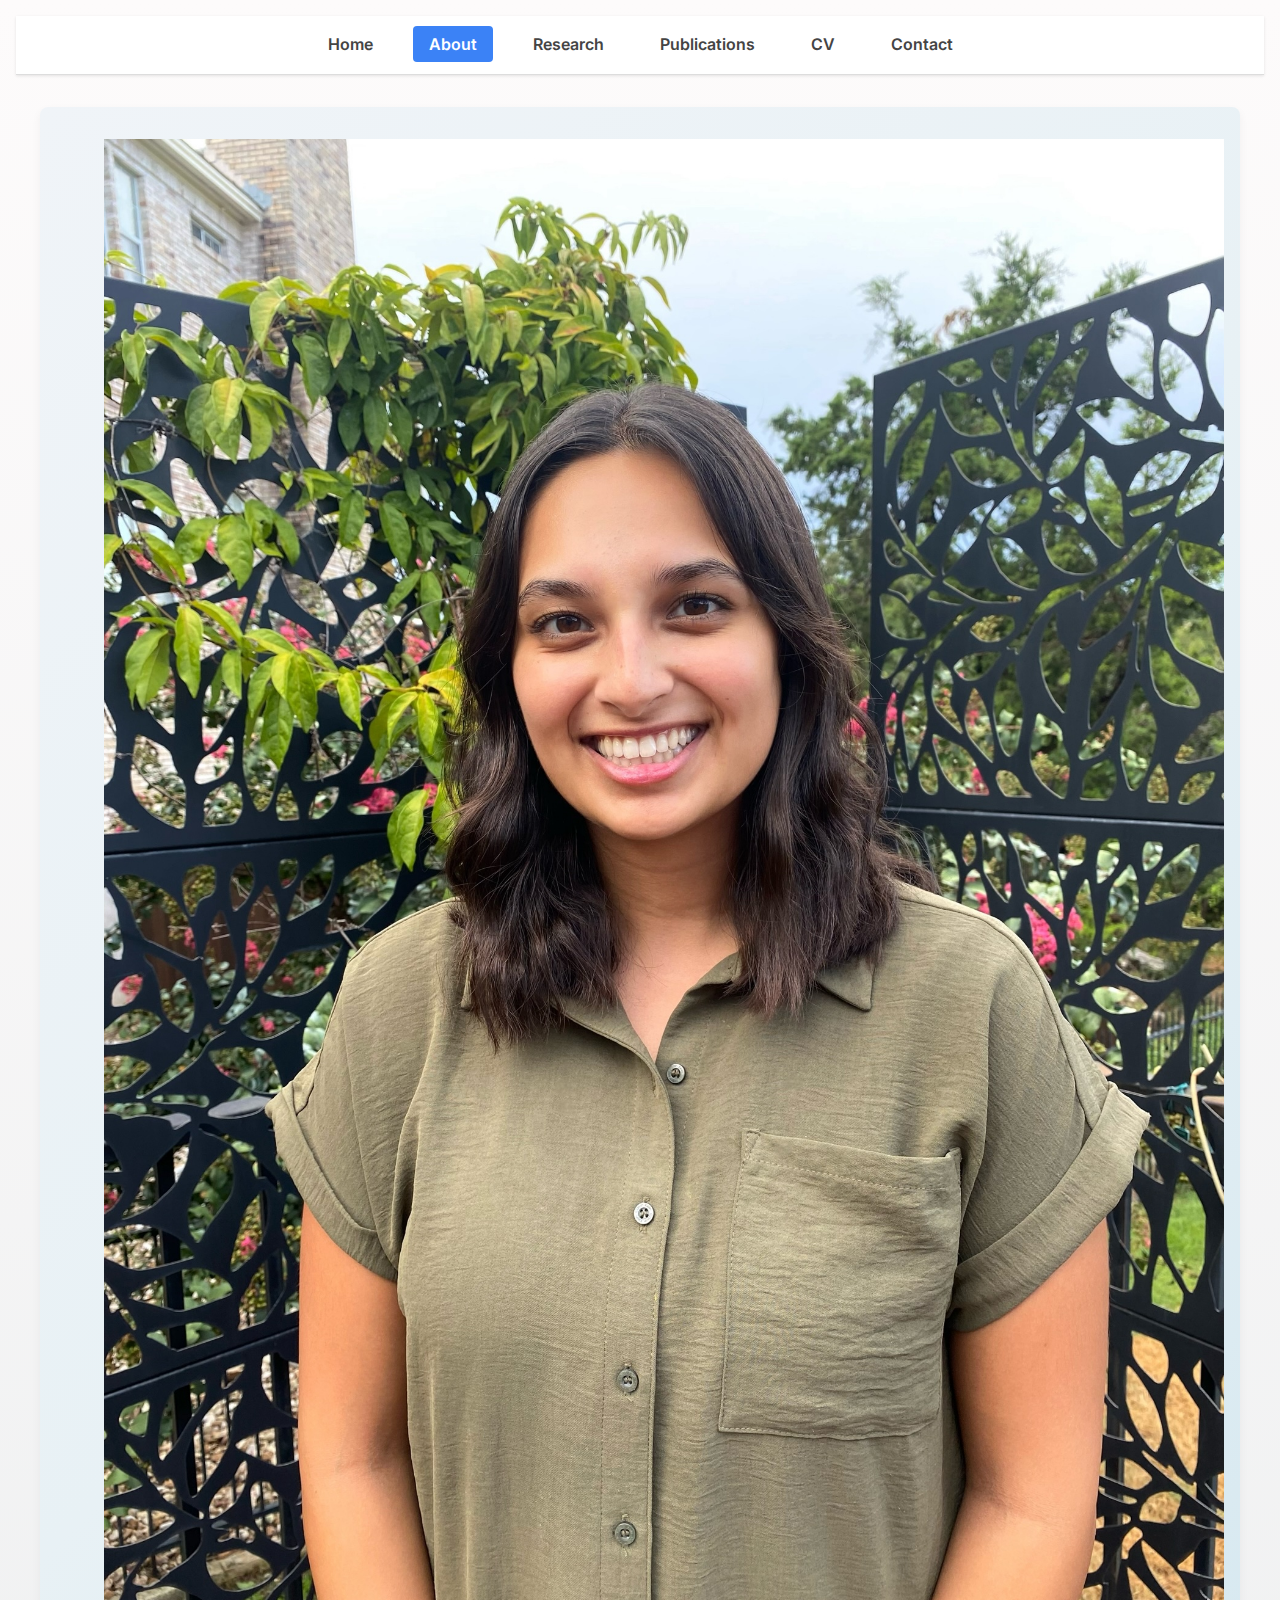
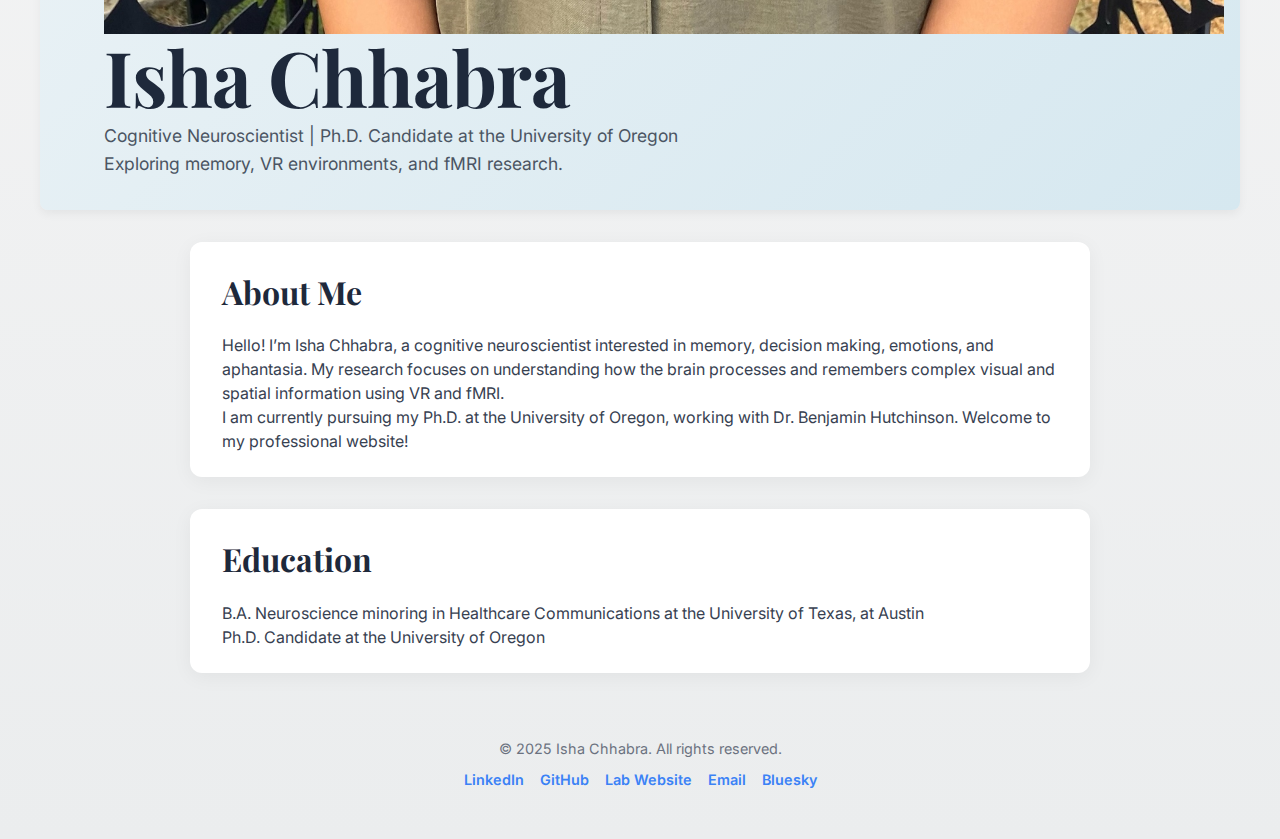
<file: professional-page-isha/about.html>
<!DOCTYPE html>
<html lang="en">
<head>
  <!-- ===== Meta & SEO ===== -->
  <meta charset="UTF-8" />
  <meta name="viewport" content="width=device-width, initial-scale=1" />
  <meta name="description" content="Isha Chhabra - Cognitive Neuroscientist & Ph.D. Candidate at the University of Oregon" />
  <meta name="author" content="Isha Chhabra" />

  <!-- ===== Title ===== -->
  <title>Isha Chhabra | About</title>

  <!-- ===== Fonts & Styles ===== -->
  <link href="https://fonts.googleapis.com/css2?family=Inter:wght@400;600&display=swap" rel="stylesheet" />
  <link rel="stylesheet" href="style.css" />
</head>
<body>

  <!-- ===== Header / Navigation ===== -->
<header>
  <nav>
    <ul>
      <li><a href="index.html">Home</a></li>
      <li><a href="about.html" class="active">About</a></li>
      <li><a href="research.html">Research</a></li>
      <li><a href="publications.html">Publications</a></li>
      <li><a href="cv.html">CV</a></li>
      <li><a href="contact.html">Contact</a></li>
    </ul>
  </nav>
</header>


  <!-- ===== Hero Section ===== -->
  <section class="hero">
    <div class="hero-content">
      <img src="profile.jpg" alt="Isha Chhabra portrait" />
      <h1>Isha Chhabra</h1>
      <p>Cognitive Neuroscientist | Ph.D. Candidate at the University of Oregon<br>
         Exploring memory, VR environments, and fMRI research.</p>
    </div>
  </section>

  <!-- ===== Main Content ===== -->
  <section class="section">
    <h2>About Me</h2>
    <p>Hello! I’m Isha Chhabra, a cognitive neuroscientist interested in memory, decision making, emotions, and aphantasia. My research focuses on understanding how the brain processes and remembers complex visual and spatial information using VR and fMRI.</p>
    <p>I am currently pursuing my Ph.D. at the University of Oregon, working with Dr. Benjamin Hutchinson. Welcome to my professional website!</p>
  </section>

  <section class="section">
    <h2>Education</h2>
    <p>B.A. Neuroscience minoring in Healthcare Communications at the University of Texas, at Austin</p>
    <p>Ph.D. Candidate at the University of Oregon</p>
  </section>
  <!-- ===== Footer ===== -->
 <footer>
    <p>&copy; 2025 Isha Chhabra. All rights reserved.</p>
    <div class="footer-links">
      <a href="https://www.linkedin.com/in/ishachhabra111" target="_blank">LinkedIn</a>
      <a href="https://github.com/ishachhabra1" target="_blank">GitHub</a>
      <a href="https://hulacon.uoregon.edu/people/" target="_blank">Lab Website</a>
      <a href="mailto:ishachhabra1000@gmail.com">Email</a>
      <a href="https://bsky.app/profile/ishachhabra.bsky.social" target="_blank">Bluesky</a>
    </div>
  </footer>

</body>
</html>
</file>
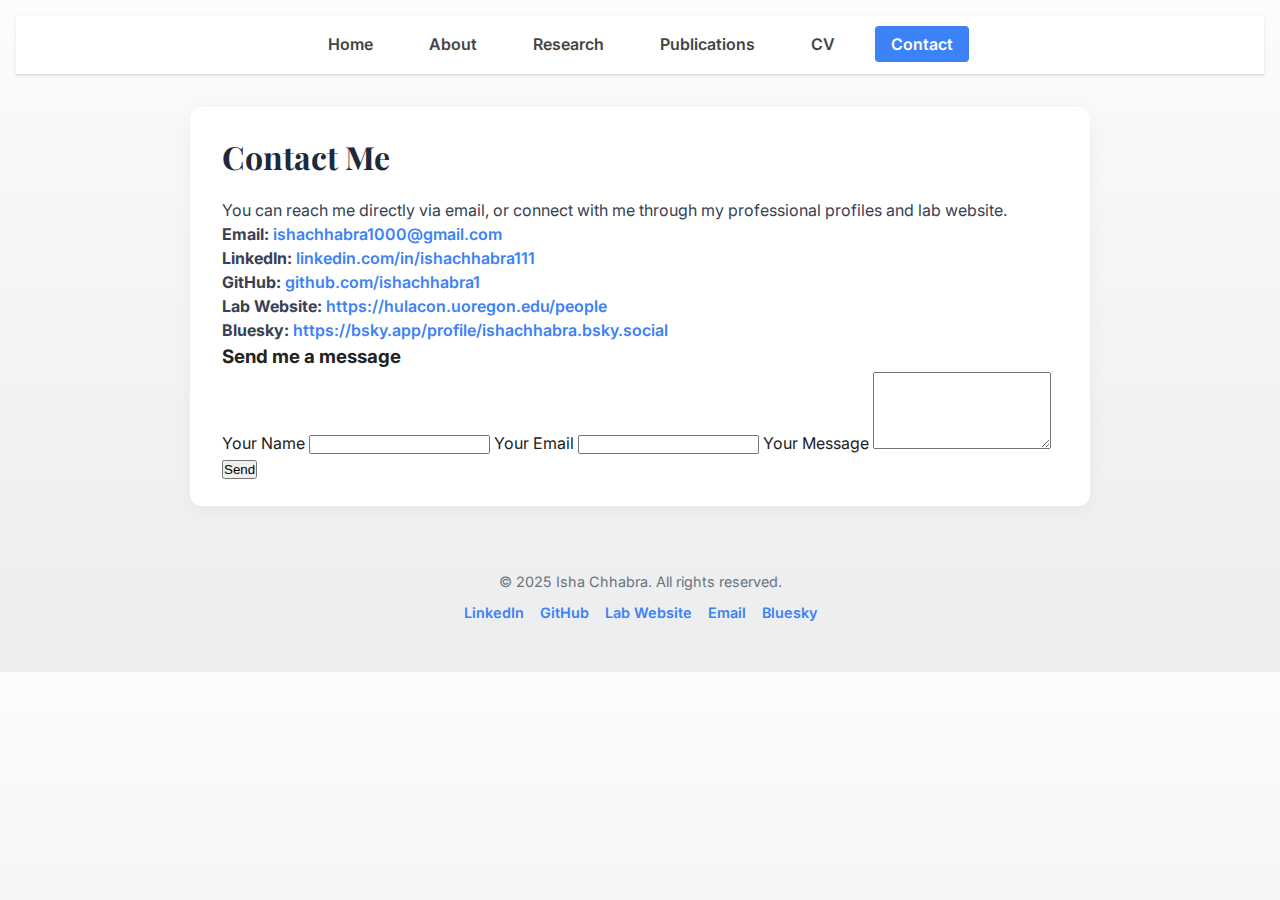
<file: professional-page-isha/contact.html>
<!DOCTYPE html>
<html lang="en">
<head>
  <!-- ===== Meta & SEO ===== -->
  <meta charset="UTF-8" />
  <meta name="viewport" content="width=device-width, initial-scale=1" />
  <meta name="description" content="Contact Isha Chhabra - Cognitive Neuroscientist" />
  <meta name="author" content="Isha Chhabra" />

  <!-- ===== Title ===== -->
  <title>Isha Chhabra | Contact</title>

  <!-- ===== Fonts & Styles ===== -->
  <link href="https://fonts.googleapis.com/css2?family=Inter:wght@400;600&display=swap" rel="stylesheet" />
  <link rel="stylesheet" href="style.css" />
</head>
<body>

  <!-- ===== Header / Navigation ===== -->
  <header>
    <nav>
      <ul>
        <li><a href="index.html">Home</a></li>
        <li><a href="about.html">About</a></li>
        <li><a href="research.html">Research</a></li>
        <li><a href="publications.html">Publications</a></li>
        <li><a href="cv.html">CV</a></li>
        <li><a href="contact.html" class="active">Contact</a></li>
      </ul>
    </nav>
  </header>

  <!-- ===== Contact Section ===== -->
  <section class="section">
    <h2>Contact Me</h2>
    <p>You can reach me directly via email, or connect with me through my professional profiles and lab website.</p>

    <div class="contact-links">
      <p><strong>Email:</strong> <a href="mailto:ishachhabra1000@gmail.com">ishachhabra1000@gmail.com</a></p>
      <p><strong>LinkedIn:</strong> <a href="https://www.linkedin.com/in/ishachhabra111" target="_blank">linkedin.com/in/ishachhabra111</a></p>
      <p><strong>GitHub:</strong> <a href="https://github.com/ishachhabra1" target="_blank">github.com/ishachhabra1</a></p>
      <p><strong>Lab Website:</strong> <a href="https://hulacon.uoregon.edu/people/" target="_blank">https://hulacon.uoregon.edu/people</a></p>
      <p><strong>Bluesky: </strong> <a href="https://bsky.app/profile/ishachhabra.bsky.social" target="_blank">https://bsky.app/profile/ishachhabra.bsky.social</a></p>
    </div>

    <h3>Send me a message</h3>
    <form action="mailto:ishachhabra1000@gmail.com" method="post" enctype="text/plain">
      <label for="name">Your Name</label>
      <input type="text" id="name" name="name" required>

      <label for="email">Your Email</label>
      <input type="email" id="email" name="email" required>

      <label for="message">Your Message</label>
      <textarea id="message" name="message" rows="5" required></textarea>

      <button type="submit">Send</button>
    </form>
  </section>

  <!-- ===== Footer ===== -->
<footer>
    <p>&copy; 2025 Isha Chhabra. All rights reserved.</p>
    <div class="footer-links">
      <a href="https://www.linkedin.com/in/ishachhabra111" target="_blank">LinkedIn</a>
      <a href="https://github.com/ishachhabra1" target="_blank">GitHub</a>
      <a href="https://hulacon.uoregon.edu/people/" target="_blank">Lab Website</a>
      <a href="mailto:ishachhabra1000@gmail.com">Email</a>
      <a href="https://bsky.app/profile/ishachhabra.bsky.social" target="_blank">Bluesky</a>
    </div>
  </footer>

</body>
</html>
</file>
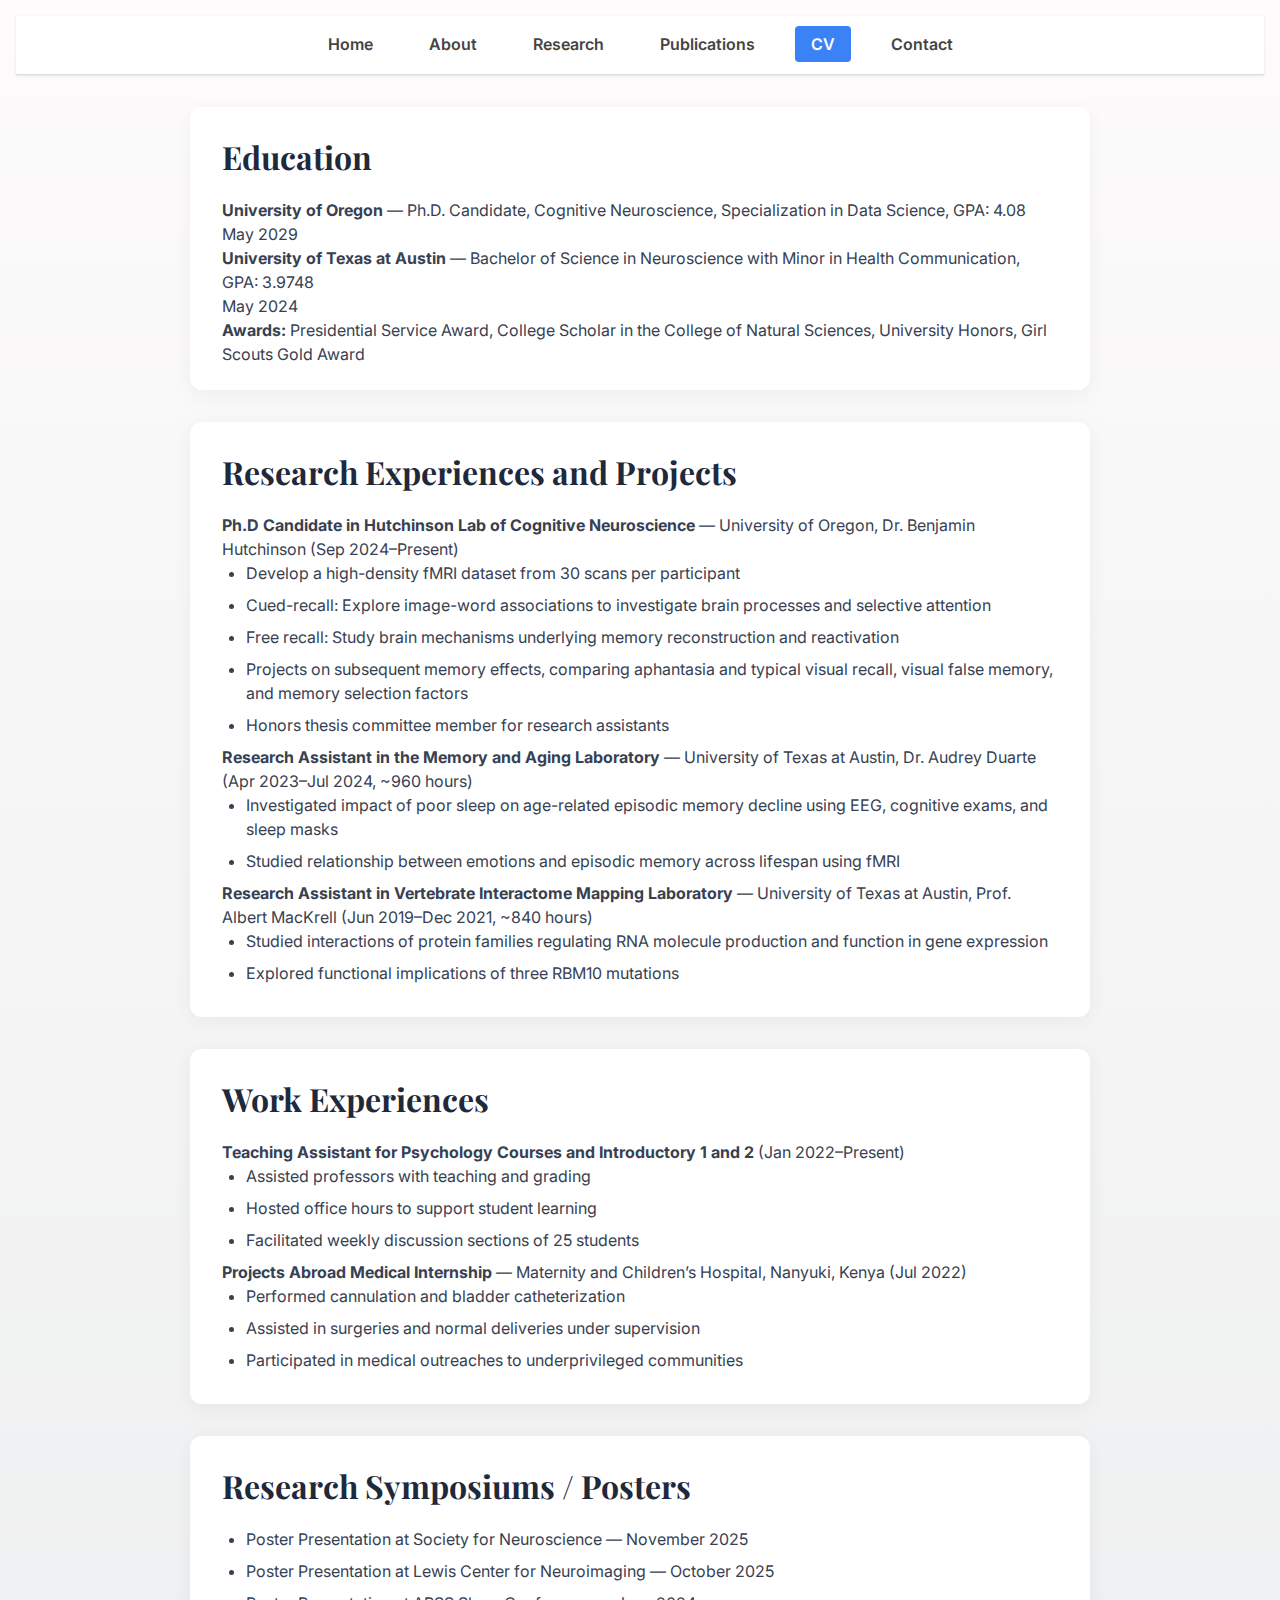
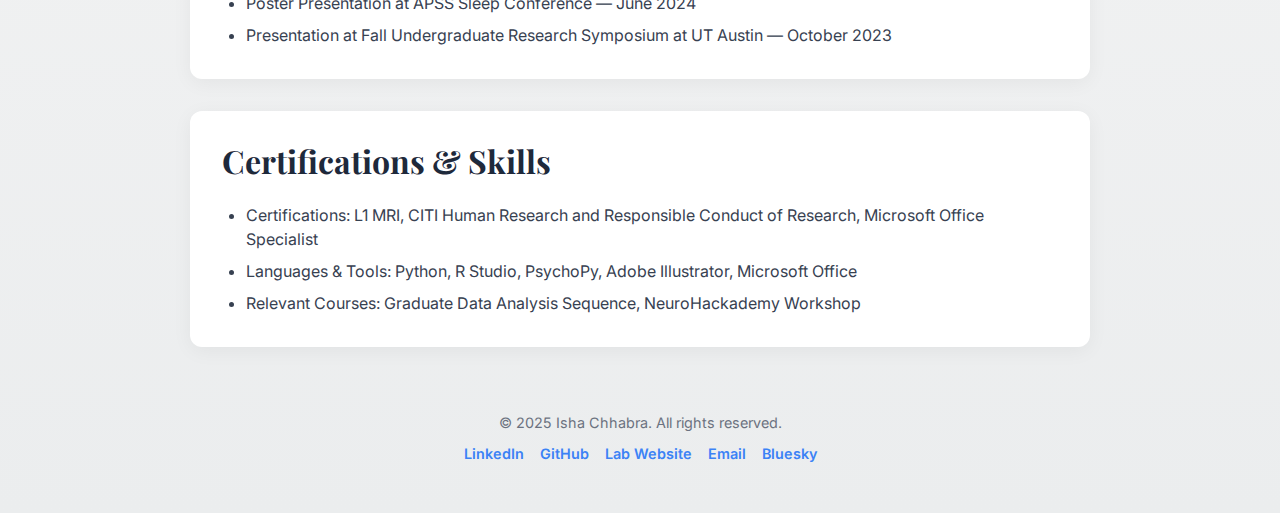
<file: professional-page-isha/cv.html>
<!DOCTYPE html>
<html lang="en">
<head>
  <!-- ===== Meta & SEO ===== -->
  <meta charset="UTF-8" />
  <meta name="viewport" content="width=device-width, initial-scale=1" />
  <meta name="description" content="Curriculum Vitae - Isha Chhabra" />
  <meta name="author" content="Isha Chhabra" />

  <!-- ===== Title ===== -->
  <title>Isha Chhabra | CV</title>

  <!-- ===== Fonts & Styles ===== -->
  <link href="https://fonts.googleapis.com/css2?family=Inter:wght@400;600&display=swap" rel="stylesheet" />
  <link rel="stylesheet" href="style.css" />
</head>
<body>

  <!-- ===== Header / Navigation ===== -->
  <header>
    <nav>
      <ul>
        <li><a href="index.html">Home</a></li>
        <li><a href="about.html">About</a></li>
        <li><a href="research.html">Research</a></li>
        <li><a href="publications.html">Publications</a></li>
        <li><a href="cv.html" class="active">CV</a></li>
        <li><a href="contact.html">Contact</a></li>
      </ul>
    </nav>
  </header>

  <!-- ===== Education ===== -->
  <section class="section" id="education">
    <h2>Education</h2>
    <p><strong>University of Oregon</strong> — Ph.D. Candidate, Cognitive Neuroscience, Specialization in Data Science, GPA: 4.08<br />May 2029</p>
    <p><strong>University of Texas at Austin</strong> — Bachelor of Science in Neuroscience with Minor in Health Communication, GPA: 3.9748<br />May 2024</p>
    <p><strong>Awards:</strong> Presidential Service Award, College Scholar in the College of Natural Sciences, University Honors, Girl Scouts Gold Award</p>
  </section>

  <!-- ===== Research Experiences and Projects ===== -->
  <section class="section" id="research-experience">
    <h2>Research Experiences and Projects</h2>

    <p><strong>Ph.D Candidate in Hutchinson Lab of Cognitive Neuroscience</strong> — University of Oregon, Dr. Benjamin Hutchinson (Sep 2024–Present)</p>
    <ul>
      <li>Develop a high-density fMRI dataset from 30 scans per participant</li>
      <li>Cued-recall: Explore image-word associations to investigate brain processes and selective attention</li>
      <li>Free recall: Study brain mechanisms underlying memory reconstruction and reactivation</li>
      <li>Projects on subsequent memory effects, comparing aphantasia and typical visual recall, visual false memory, and memory selection factors</li>
      <li>Honors thesis committee member for research assistants</li>
    </ul>

    <p><strong>Research Assistant in the Memory and Aging Laboratory</strong> — University of Texas at Austin, Dr. Audrey Duarte (Apr 2023–Jul 2024, ~960 hours)</p>
    <ul>
      <li>Investigated impact of poor sleep on age-related episodic memory decline using EEG, cognitive exams, and sleep masks</li>
      <li>Studied relationship between emotions and episodic memory across lifespan using fMRI</li>
    </ul>

    <p><strong>Research Assistant in Vertebrate Interactome Mapping Laboratory</strong> — University of Texas at Austin, Prof. Albert MacKrell (Jun 2019–Dec 2021, ~840 hours)</p>
    <ul>
      <li>Studied interactions of protein families regulating RNA molecule production and function in gene expression</li>
      <li>Explored functional implications of three RBM10 mutations</li>
    </ul>
  </section>

  <!-- ===== Work Experiences ===== -->
  <section class="section" id="work-experience">
    <h2>Work Experiences</h2>

    <p><strong>Teaching Assistant for Psychology Courses and Introductory 1 and 2</strong> (Jan 2022–Present)</p>
    <ul>
      <li>Assisted professors with teaching and grading</li>
      <li>Hosted office hours to support student learning</li>
      <li>Facilitated weekly discussion sections of 25 students</li>
    </ul>

    <p><strong>Projects Abroad Medical Internship</strong> — Maternity and Children’s Hospital, Nanyuki, Kenya (Jul 2022)</p>
    <ul>
      <li>Performed cannulation and bladder catheterization</li>
      <li>Assisted in surgeries and normal deliveries under supervision</li>
      <li>Participated in medical outreaches to underprivileged communities</li>
    </ul>
  </section>

  <!-- ===== Research Symposiums / Posters ===== -->
  <section class="section" id="symposiums-posters">
    <h2>Research Symposiums / Posters</h2>
    <ul>
      <li>Poster Presentation at Society for Neuroscience — November 2025</li>
      <li>Poster Presentation at Lewis Center for Neuroimaging — October 2025</li>
      <li>Poster Presentation at APSS Sleep Conference — June 2024</li>
      <li>Presentation at Fall Undergraduate Research Symposium at UT Austin — October 2023</li>
    </ul>
  </section>

  <!-- ===== Certifications & Skills ===== -->
  <section class="section" id="certifications-skills">
    <h2>Certifications & Skills</h2>
    <ul>
      <li>Certifications: L1 MRI, CITI Human Research and Responsible Conduct of Research, Microsoft Office Specialist</li>
      <li>Languages & Tools: Python, R Studio, PsychoPy, Adobe Illustrator, Microsoft Office</li>
      <li>Relevant Courses: Graduate Data Analysis Sequence, NeuroHackademy Workshop</li>
    </ul>
  </section>

  <!-- ===== Footer ===== -->
  <footer>
    <p>&copy; 2025 Isha Chhabra. All rights reserved.</p>
    <div class="footer-links">
      <a href="https://www.linkedin.com/in/ishachhabra111" target="_blank">LinkedIn</a>
      <a href="https://github.com/ishachhabra1" target="_blank">GitHub</a>
      <a href="https://hulacon.uoregon.edu/people/" target="_blank">Lab Website</a>
      <a href="mailto:ishachhabra1000@gmail.com">Email</a>
      <a href="https://bsky.app/profile/ishachhabra.bsky.social" target="_blank">Bluesky</a>
    </div>
  </footer>

</body>
</html>
</file>
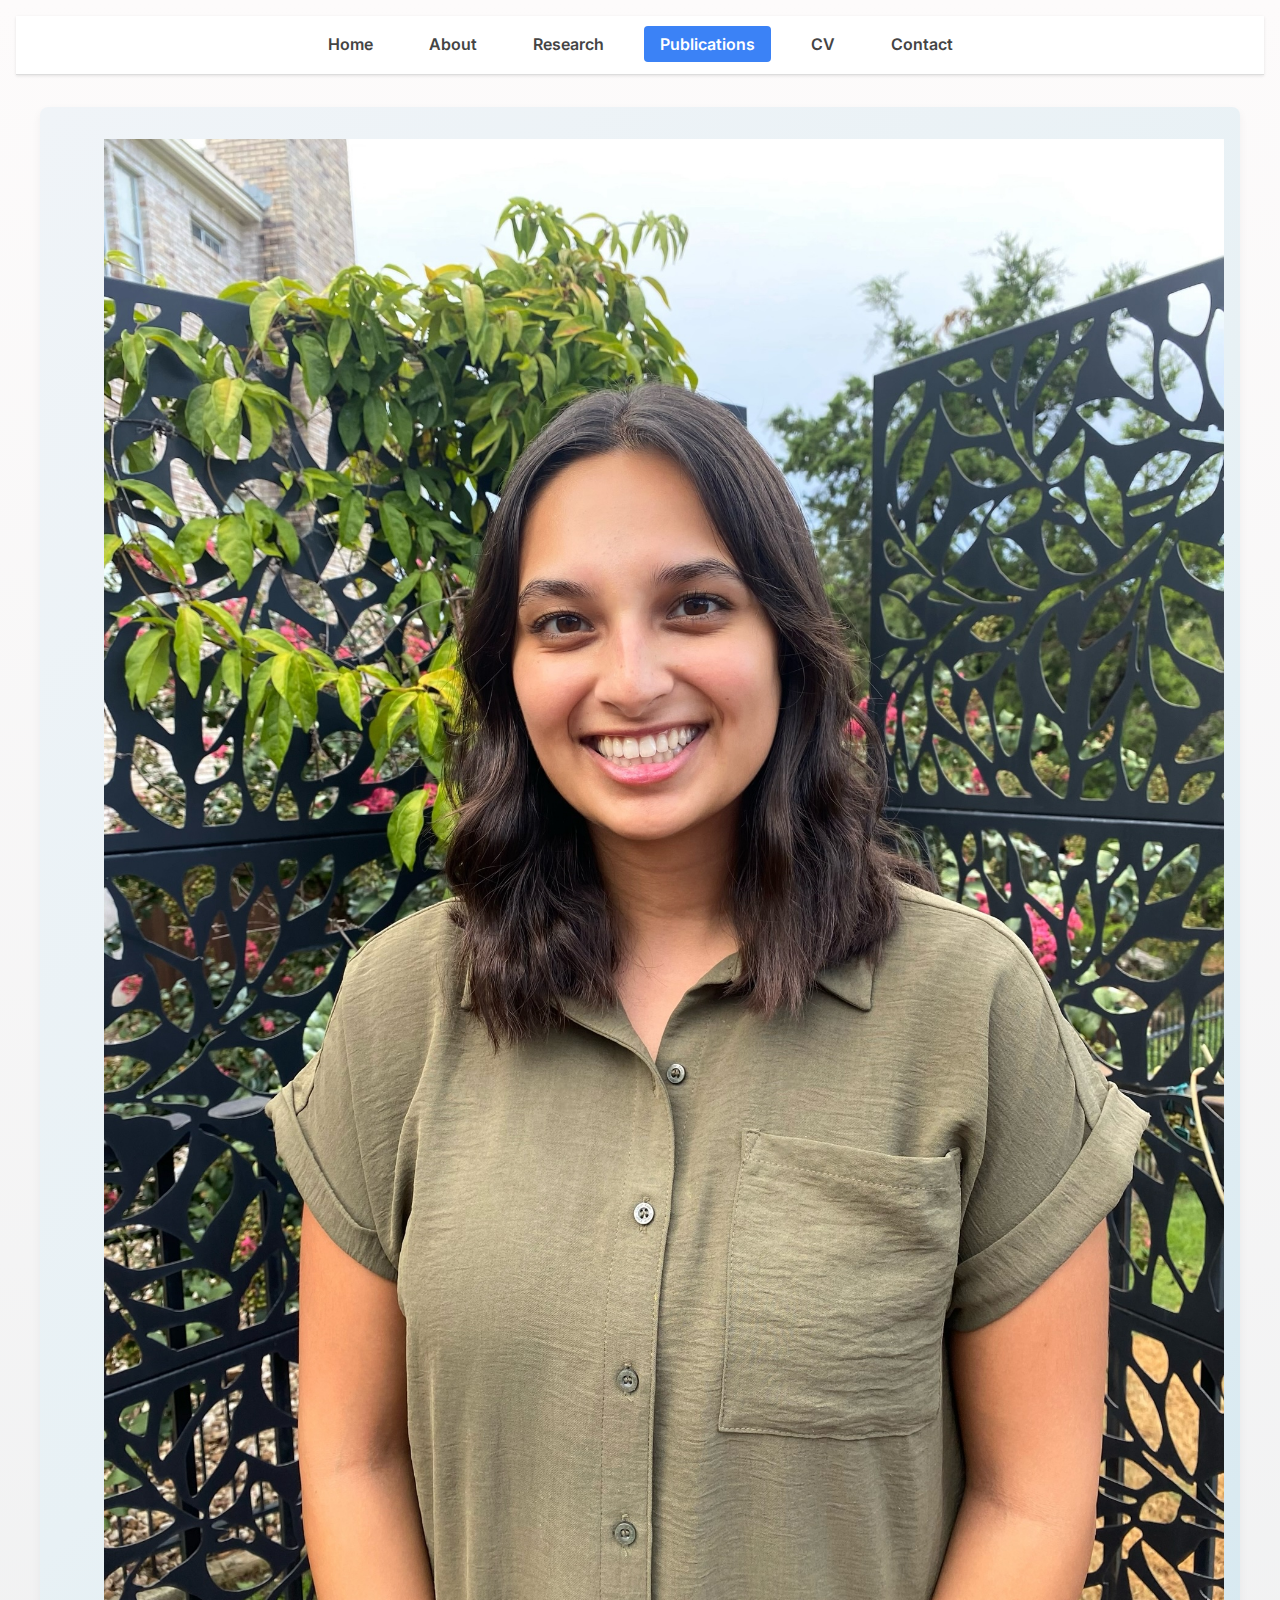
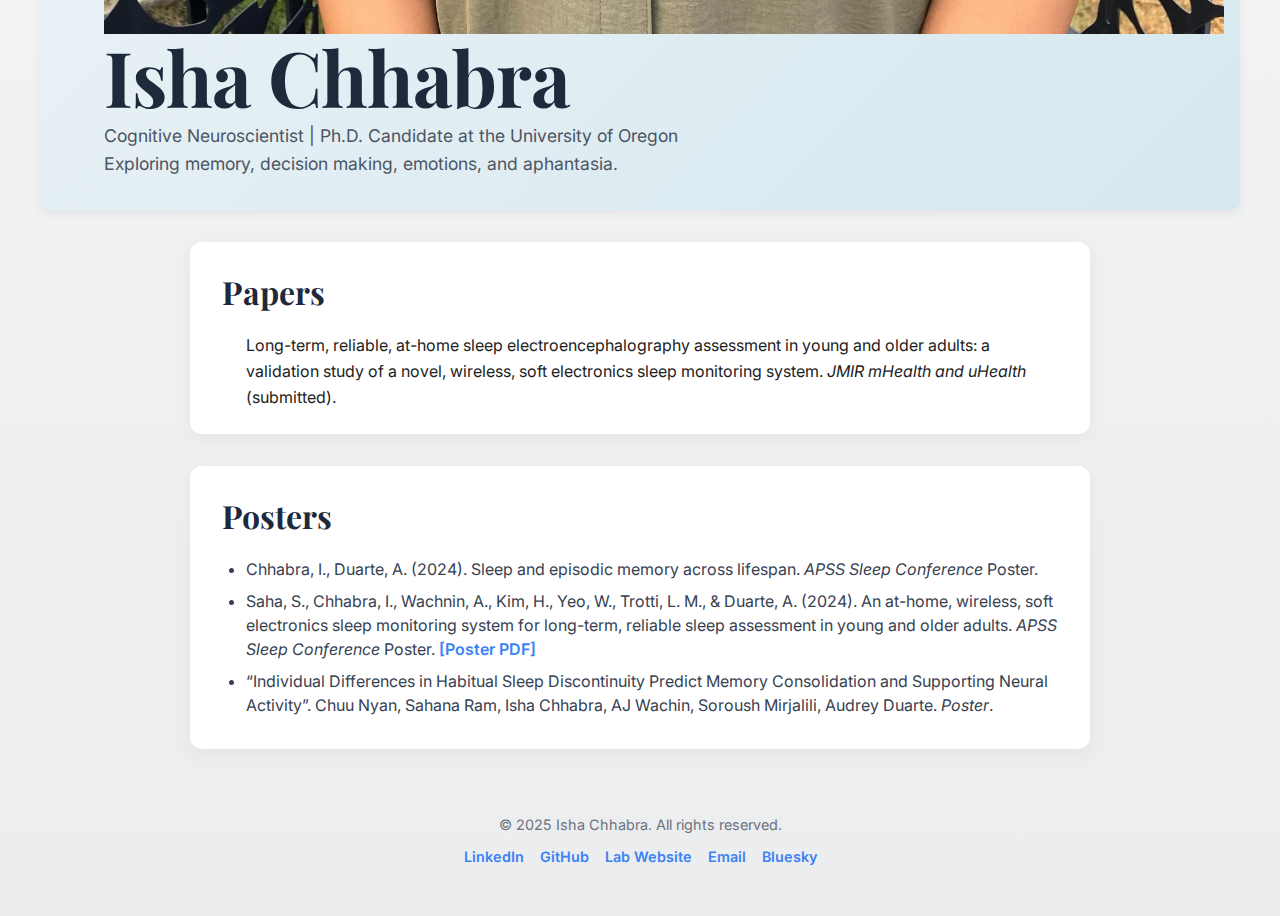
<file: professional-page-isha/publications.html>
<!DOCTYPE html>
<html lang="en">
<head>
  <!-- ===== Meta & SEO ===== -->
  <meta charset="UTF-8" />
  <meta name="viewport" content="width=device-width, initial-scale=1" />
  <meta name="description" content="Isha Chhabra - Publications in Cognitive Neuroscience" />
  <meta name="author" content="Isha Chhabra" />

  <!-- ===== Title ===== -->
  <title>Isha Chhabra | Publications</title>

  <!-- ===== Fonts & Styles ===== -->
  <link href="https://fonts.googleapis.com/css2?family=Inter:wght@400;600&display=swap" rel="stylesheet" />
  <link rel="stylesheet" href="style.css" />
</head>
<body>

  <!-- ===== Header / Navigation ===== -->
<header>
  <nav>
    <ul>
      <li><a href="index.html">Home</a></li>
      <li><a href="about.html">About</a></li>
      <li><a href="research.html">Research</a></li>
      <li><a href="publications.html" class="active">Publications</a></li>
      <li><a href="cv.html">CV</a></li>
      <li><a href="contact.html">Contact</a></li>
    </ul>
  </nav>
</header>


  <!-- ===== Hero Section ===== -->
  <section class="hero">
    <div class="hero-content">
      <img src="profile.jpg" alt="Isha Chhabra portrait" />
      <h1>Isha Chhabra</h1>
      <p>Cognitive Neuroscientist | Ph.D. Candidate at the University of Oregon<br>
         Exploring memory, decision making, emotions, and aphantasia.</p>
    </div>
  </section>

  <!-- ===== Main Content ===== -->
 <section class="section">
  <h2>Papers</h2>
  <ul>
     Long-term, reliable, at-home sleep electroencephalography assessment in young and older adults: 
      a validation study of a novel, wireless, soft electronics sleep monitoring system. 
      <em>JMIR mHealth and uHealth</em> (submitted).
    <!-- Add more papers as needed -->
  </ul>
</section>

<section class="section">
  <h2>Posters</h2>
  <ul>
    <li>Chhabra, I., Duarte, A. (2024). Sleep and episodic memory across lifespan. <em>APSS Sleep Conference</em> Poster.</li>
    <li>
      Saha, S., Chhabra, I., Wachnin, A., Kim, H., Yeo, W., Trotti, L. M., &amp; Duarte, A. (2024).
      An at-home, wireless, soft electronics sleep monitoring system for long-term, reliable sleep assessment in young and older adults.
      <em>APSS Sleep Conference</em> Poster.
      <a href="Sleep Conference Poster.pdf" target="_blank">[Poster PDF]</a>
    <li>
      “Individual Differences in Habitual Sleep Discontinuity Predict Memory Consolidation and Supporting Neural Activity”. 
      Chuu Nyan, Sahana Ram, Isha Chhabra, AJ Wachin, Soroush Mirjalili, Audrey Duarte. 
      <em>Poster</em>.
    <!-- Add more posters as needed -->
  </ul>
</section>
  </section>

  <!-- ===== Footer ===== -->
<footer>
    <p>&copy; 2025 Isha Chhabra. All rights reserved.</p>
    <div class="footer-links">
      <a href="https://www.linkedin.com/in/ishachhabra111" target="_blank">LinkedIn</a>
      <a href="https://github.com/ishachhabra1" target="_blank">GitHub</a>
      <a href="https://hulacon.uoregon.edu/people/" target="_blank">Lab Website</a>
      <a href="mailto:ishachhabra1000@gmail.com">Email</a>
      <a href="https://bsky.app/profile/ishachhabra.bsky.social" target="_blank">Bluesky</a>
    </div>
  </footer>

</body>
</html>
</file>
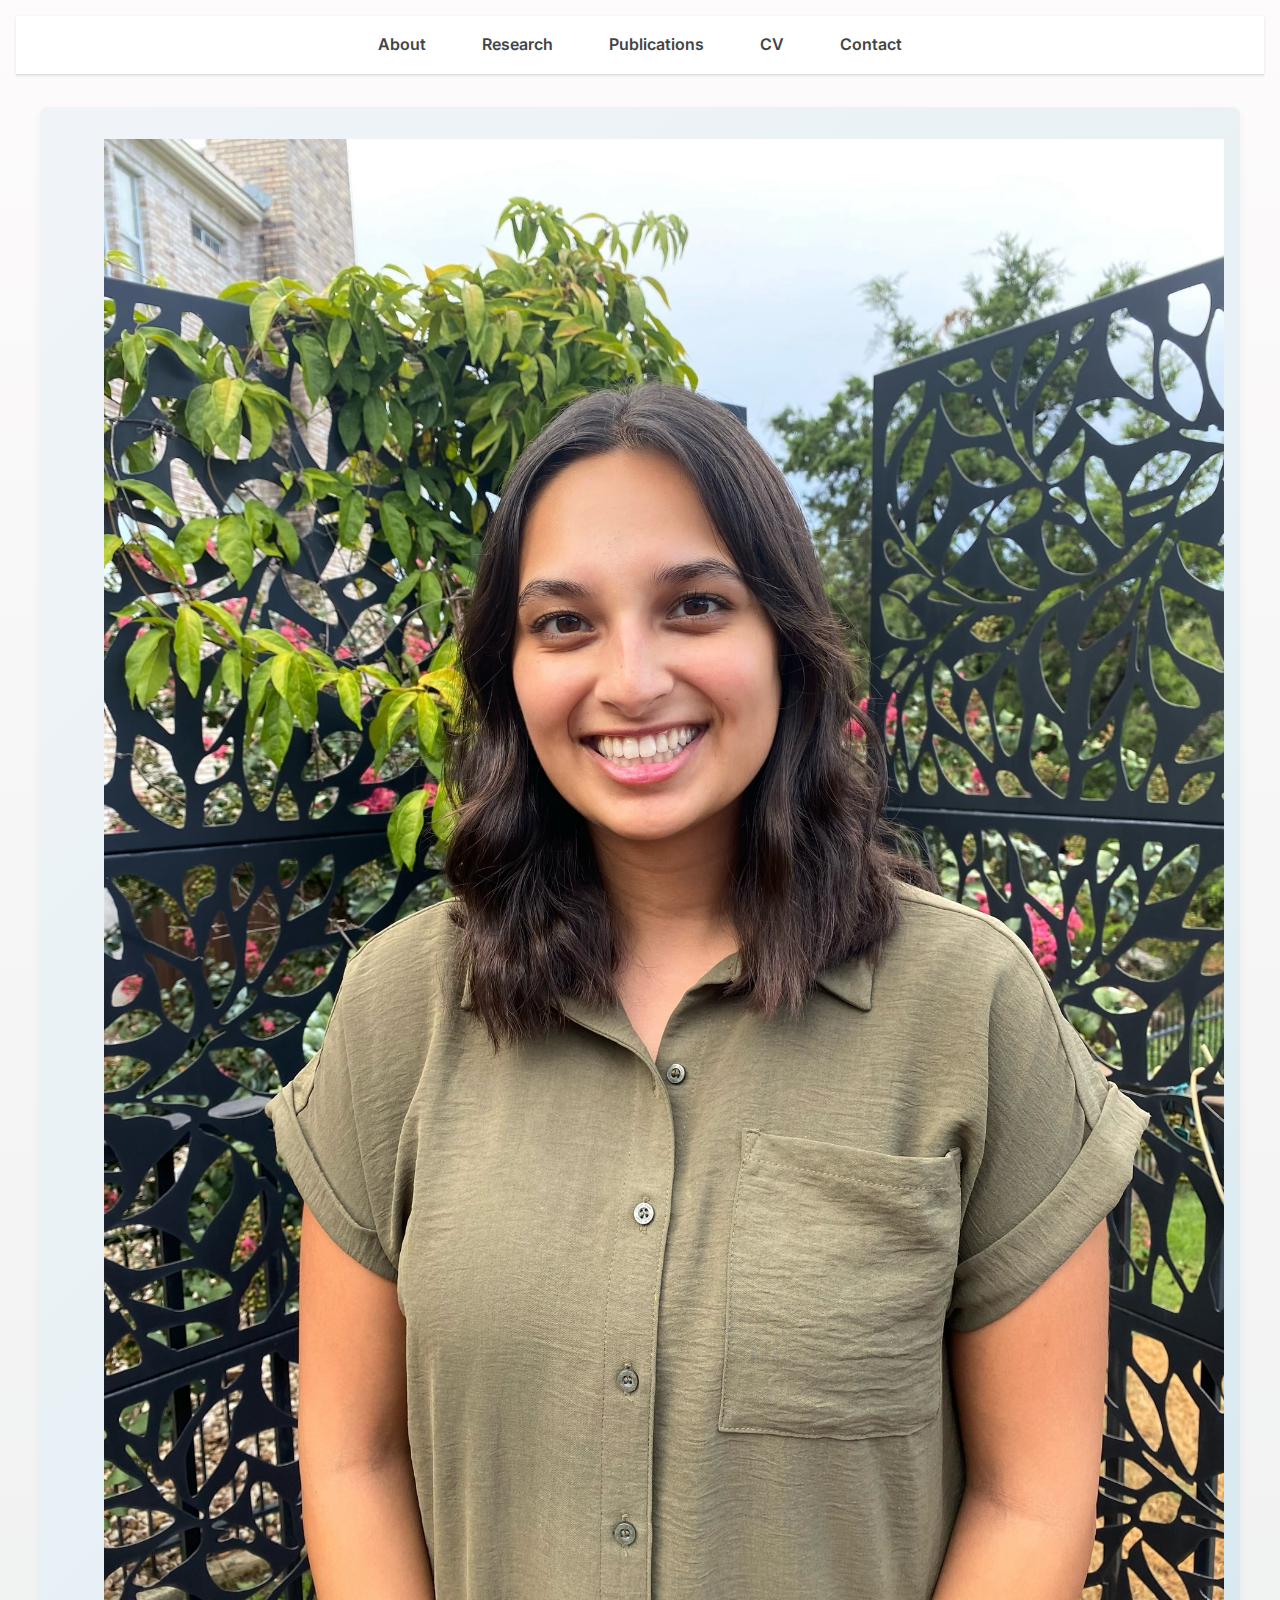
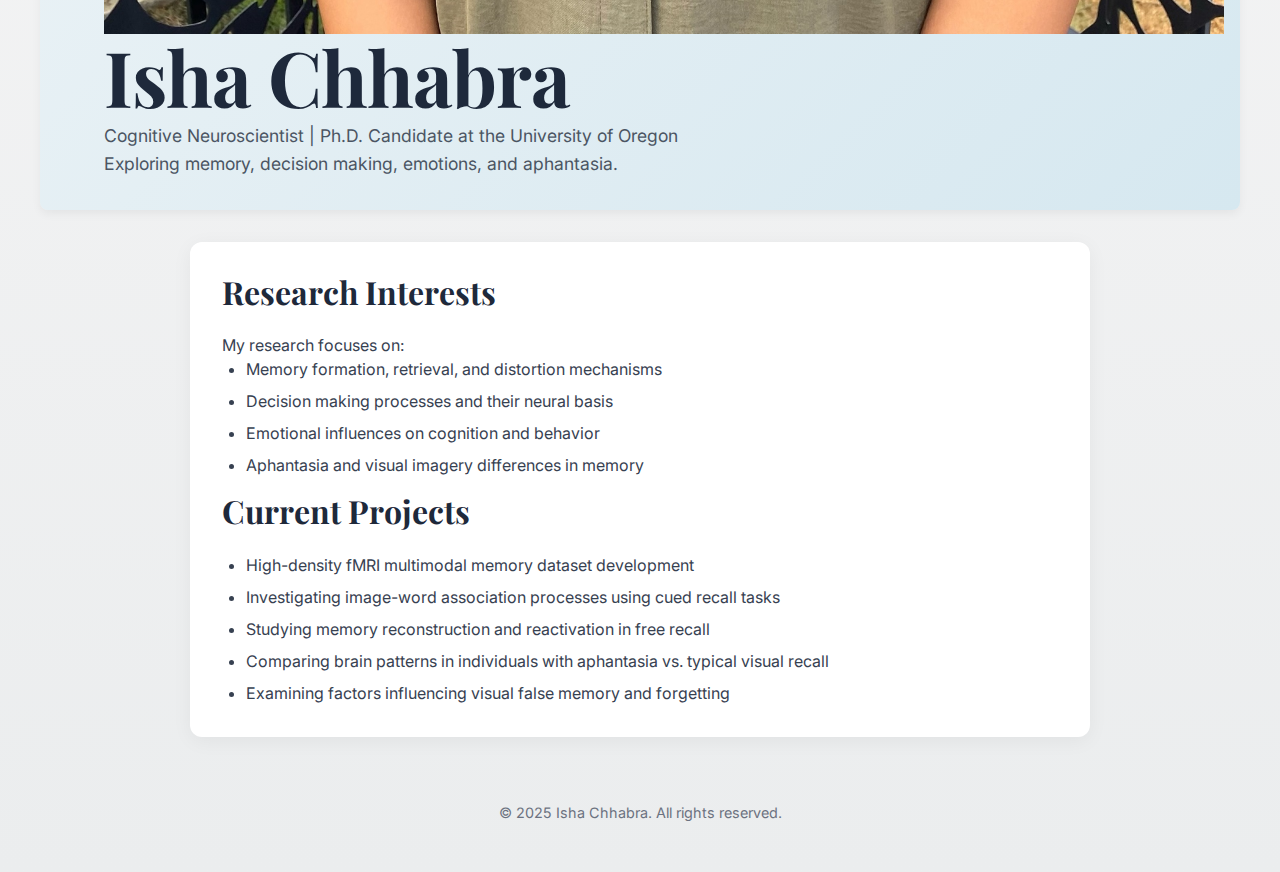
<file: professional-page-isha/research.html>
<!DOCTYPE html>
<html lang="en">
<head>
  <!-- ===== Meta & SEO ===== -->
  <meta charset="UTF-8" />
  <meta name="viewport" content="width=device-width, initial-scale=1" />
  <meta name="description" content="Isha Chhabra - Research in Cognitive Neuroscience" />
  <meta name="author" content="Isha Chhabra" />

  <!-- ===== Title ===== -->
  <title>Isha Chhabra | Research</title>

  <!-- ===== Fonts & Styles ===== -->
  <link href="https://fonts.googleapis.com/css2?family=Inter:wght@400;600&display=swap" rel="stylesheet" />
  <link rel="stylesheet" href="style.css" />
</head>
<body>

  <!-- ===== Header / Navigation ===== -->
  <header>
    <nav>
      <ul>
        <li><a href="about.html">About</a></li>
        <li><a href="research.html">Research</a></li>
        <li><a href="publications.html">Publications</a></li>
        <li><a href="cv.html">CV</a></li>
        <li><a href="contact.html">Contact</a></li>
      </ul>
    </nav>
  </header>

  <!-- ===== Hero Section ===== -->
  <section class="hero">
    <div class="hero-content">
      <img src="profile.jpg" alt="Isha Chhabra portrait" />
      <h1>Isha Chhabra</h1>
      <p>Cognitive Neuroscientist | Ph.D. Candidate at the University of Oregon<br>
         Exploring memory, decision making, emotions, and aphantasia.</p>
    </div>
  </section>

  <!-- ===== Main Content ===== -->
  <section class="section">
    <h2>Research Interests</h2>
    <p>My research focuses on:</p>
    <ul>
      <li>Memory formation, retrieval, and distortion mechanisms</li>
      <li>Decision making processes and their neural basis</li>
      <li>Emotional influences on cognition and behavior</li>
      <li>Aphantasia and visual imagery differences in memory</li>
    </ul>

    <h2>Current Projects</h2>
    <ul>
      <li>High-density fMRI multimodal memory dataset development</li>
      <li>Investigating image-word association processes using cued recall tasks</li>
      <li>Studying memory reconstruction and reactivation in free recall</li>
      <li>Comparing brain patterns in individuals with aphantasia vs. typical visual recall</li>
      <li>Examining factors influencing visual false memory and forgetting</li>
    </ul>
  </section>

  <!-- ===== Footer ===== -->
  <footer>
    <p>&copy; 2025 Isha Chhabra. All rights reserved.</p>
  </footer>

</body>
</html>
</file>
<file: style.css>
/* ===== Import Modern Fonts ===== */
@import url('https://fonts.googleapis.com/css2?family=Inter:wght@300;400;500;600&family=Playfair+Display:wght@400;500;600;700&display=swap');

/* ===== General Reset ===== */
* {
  margin: 0;
  padding: 0;
  box-sizing: border-box;
}

/* ===== Body Styling ===== */
body {
  font-family: 'Inter', sans-serif;
  color: #222;
  background: linear-gradient(180deg, #fdfbfb 0%, #ebedee 100%);
  line-height: 1.6;
  padding: 1rem;
}

/* ===== Navigation ===== */
header {
  background: #fff;
  padding: 1rem 0;
  box-shadow: 0 1px 3px rgba(0,0,0,0.1);
  border-bottom: 1px solid #ddd;
}

nav ul {
  display: flex;
  justify-content: center;
  list-style: none;
  gap: 1.5rem;
}

nav ul li a {
  color: #444;
  text-decoration: none;
  font-weight: 600;
  padding: 0.5rem 1rem;
  border-radius: 4px;
  transition: background-color 0.3s ease;
}

nav ul li a:hover,
nav ul li a.active {
  background-color: #3b82f6; /* bright blue */
  color: white;
}

/* ===== Hero Section ===== */
.hero {
  min-height: 100vh;
  background: linear-gradient(135deg, #f0f4f8 0%, #e8f1f5 50%, #d6e8f0 100%);
  padding: 2rem 1rem;
  max-width: 1200px;
  margin: 2rem auto;
  border-radius: 8px;
  box-shadow: 0 4px 10px rgba(0,0,0,0.05);
}

.hero-container {
  display: flex;
  align-items: center;
  gap: 3rem;
  flex-wrap: wrap;
}

.hero-image {
  flex-shrink: 0;
  max-width: 600px;
  width: 100%;
  display: flex;
  justify-content: center;
}

.hero-image img.profile-pic-large {
  width: 100%;
  height: auto;
  border-radius: 8px;
  object-fit: cover;
  box-shadow: 0 20px 60px rgba(0,0,0,0.15);
  transition: transform 0.3s ease;
}

.hero-image img.profile-pic-large:hover {
  transform: scale(1.02);
}

.hero-content {
  flex: 1 1 300px;
  min-width: 280px;
  text-align: left;
  margin-left: 3rem;
  display: flex;
  flex-direction: column;
  justify-content: center;
}

.hero-content h1 {
  font-family: 'Playfair Display', serif;
  font-weight: 700;
  font-size: clamp(3rem, 6vw, 5rem);
  margin-bottom: 0.25rem;
  color: #1e293b;
  line-height: 1.1;
  letter-spacing: -1px;
}

.hero-content .subtitle {
  font-weight: 600;
  color: #3b82f6;
  margin-bottom: 1rem;
  font-size: clamp(1rem, 2vw, 1.4rem);
  letter-spacing: 3px;
  text-transform: uppercase;
}

.hero-content p {
  font-size: 1.1rem;
  color: #4b5563;
}

/* ===== Section Styling ===== */
.section {
  max-width: 900px;
  margin: 2rem auto;
  padding: 1.5rem 2rem;
  background: white;
  border-radius: 12px;
  box-shadow: 0 4px 20px rgba(0,0,0,0.05);
}

.section h2 {
  font-family: 'Playfair Display', serif;
  font-weight: 700;
  font-size: 2rem;
  margin-bottom: 1rem;
  color: #1e293b;
}

.section p, .section li {
  font-size: 1rem;
  color: #374151;
  line-height: 1.5;
}

.section ul {
  padding-left: 1.5rem;
  list-style-type: disc;
}

.section ul li {
  margin-bottom: 0.5rem;
}

/* ===== Images on other pages (non-home) ===== */
.section img {
  max-width: 100%;
  height: auto;
  display: block;
  margin: 1rem auto;
  border-radius: 8px;
  object-fit: contain;
  box-shadow: 0 8px 20px rgba(0,0,0,0.1);
  width: 100%;
  max-width: 600px;
}

/* ===== Quick Links Styling ===== */
.section a {
  color: #3b82f6;
  text-decoration: none;
  font-weight: 600;
}

.section a:hover {
  text-decoration: underline;
}

/* ===== Footer ===== */
footer {
  max-width: 1200px;
  margin: 3rem auto 1rem;
  padding: 1rem 1rem;
  text-align: center;
  font-size: 0.9rem;
  color: #6b7280;
}

.footer-links {
  margin-top: 0.5rem;
  display: flex;
  justify-content: center;
  gap: 1rem;
  flex-wrap: wrap;
}

.footer-links a {
  color: #3b82f6;
  text-decoration: none;
  font-weight: 600;
}

.footer-links a:hover {
  text-decoration: underline;
}

/* ===== Responsive Design ===== */
@media (max-width: 1024px) {
  .hero-content {
    margin-left: 0;
    text-align: center;
  }
  
  .hero-container {
    gap: 2rem;
    flex-direction: column;
    align-items: center;
  }

  .hero-image img.profile-pic-large {
    max-width: 100%;
  }
}

@media (max-width: 768px) {
  .hero {
    min-height: auto;
    padding: 3rem 1rem;
  }

  .section img {
    max-width: 90%;
  }
}

/* ===== Downloadable CV Button Styling ===== */
.cv-download {
  margin-bottom: 1.5rem;
  text-align: center;
}

.cv-download a {
  display: inline-block;
  background-color: #3b82f6; /* bright blue */
  color: white;              /* white text */
  font-family: Georgia, serif;
  font-weight: 600;
  font-size: 1.1rem;
  padding: 0.6rem 1.4rem;
  border-radius: 6px;
  box-shadow: 0 4px 8px rgb(59 130 246 / 0.3);
  text-decoration: none;
  transition: background-color 0.3s ease, box-shadow 0.3s ease;
  user-select: none;
}

.cv-download a:hover,
.cv-download a:focus {
  background-color: #2563eb; /* slightly darker blue */
  box-shadow: 0 6px 12px rgb(37 99 235 / 0.5);
  outline: none;
  cursor: pointer;
  color: white; /* keep text white on hover */
}
</file>
<file: professional-page-isha/style.css>
/* ===== Import Modern Fonts ===== */
@import url('https://fonts.googleapis.com/css2?family=Inter:wght@300;400;500;600&family=Playfair+Display:wght@400;500;600;700&display=swap');

/* ===== General Reset ===== */
* {
  margin: 0;
  padding: 0;
  box-sizing: border-box;
}

/* ===== Body Styling ===== */
body {
  font-family: 'Inter', sans-serif;
  color: #222;
  background: linear-gradient(180deg, #fdfbfb 0%, #ebedee 100%);
  line-height: 1.6;
  padding: 1rem;
}

/* ===== Navigation ===== */
header {
  background: #fff;
  padding: 1rem 0;
  box-shadow: 0 1px 3px rgba(0,0,0,0.1);
  border-bottom: 1px solid #ddd;
}

nav ul {
  display: flex;
  justify-content: center;
  list-style: none;
  gap: 1.5rem;
}

nav ul li a {
  color: #444;
  text-decoration: none;
  font-weight: 600;
  padding: 0.5rem 1rem;
  border-radius: 4px;
  transition: background-color 0.3s ease;
}

nav ul li a:hover,
nav ul li a.active {
  background-color: #3b82f6; /* bright blue */
  color: white;
}

/* ===== Hero Section ===== */
.hero {
  min-height: 100vh;
  background: linear-gradient(135deg, #f0f4f8 0%, #e8f1f5 50%, #d6e8f0 100%);
  padding: 2rem 1rem;
  max-width: 1200px;
  margin: 2rem auto;
  border-radius: 8px;
  box-shadow: 0 4px 10px rgba(0,0,0,0.05);
}

.hero-container {
  display: flex;
  align-items: center;
  gap: 3rem;
  flex-wrap: wrap;
}

.hero-image {
  flex-shrink: 0;
  max-width: 600px;
  width: 100%;
  display: flex;
  justify-content: center;
}

.hero-image img.profile-pic-large {
  width: 100%;
  height: auto;
  border-radius: 8px;
  object-fit: cover;
  box-shadow: 0 20px 60px rgba(0,0,0,0.15);
  transition: transform 0.3s ease;
}

.hero-image img.profile-pic-large:hover {
  transform: scale(1.02);
}

.hero-content {
  flex: 1 1 300px;
  min-width: 280px;
  text-align: left;
  margin-left: 3rem;
  display: flex;
  flex-direction: column;
  justify-content: center;
}

.hero-content h1 {
  font-family: 'Playfair Display', serif;
  font-weight: 700;
  font-size: clamp(3rem, 6vw, 5rem);
  margin-bottom: 0.25rem;
  color: #1e293b;
  line-height: 1.1;
  letter-spacing: -1px;
}

.hero-content .subtitle {
  font-weight: 600;
  color: #3b82f6;
  margin-bottom: 1rem;
  font-size: clamp(1rem, 2vw, 1.4rem);
  letter-spacing: 3px;
  text-transform: uppercase;
}

.hero-content p {
  font-size: 1.1rem;
  color: #4b5563;
}

/* ===== Section Styling ===== */
.section {
  max-width: 900px;
  margin: 2rem auto;
  padding: 1.5rem 2rem;
  background: white;
  border-radius: 12px;
  box-shadow: 0 4px 20px rgba(0,0,0,0.05);
}

.section h2 {
  font-family: 'Playfair Display', serif;
  font-weight: 700;
  font-size: 2rem;
  margin-bottom: 1rem;
  color: #1e293b;
}

.section p, .section li {
  font-size: 1rem;
  color: #374151;
  line-height: 1.5;
}

.section ul {
  padding-left: 1.5rem;
  list-style-type: disc;
}

.section ul li {
  margin-bottom: 0.5rem;
}

/* ===== Images on other pages (non-home) ===== */
.section img {
  max-width: 100%;
  height: auto;
  display: block;
  margin: 1rem auto;
  border-radius: 8px;
  object-fit: contain;
  box-shadow: 0 8px 20px rgba(0,0,0,0.1);
  width: 100%;
  max-width: 600px;
}

/* ===== Quick Links Styling ===== */
.section a {
  color: #3b82f6;
  text-decoration: none;
  font-weight: 600;
}

.section a:hover {
  text-decoration: underline;
}

/* ===== Footer ===== */
footer {
  max-width: 1200px;
  margin: 3rem auto 1rem;
  padding: 1rem 1rem;
  text-align: center;
  font-size: 0.9rem;
  color: #6b7280;
}

.footer-links {
  margin-top: 0.5rem;
  display: flex;
  justify-content: center;
  gap: 1rem;
  flex-wrap: wrap;
}

.footer-links a {
  color: #3b82f6;
  text-decoration: none;
  font-weight: 600;
}

.footer-links a:hover {
  text-decoration: underline;
}

/* ===== Responsive Design ===== */
@media (max-width: 1024px) {
  .hero-content {
    margin-left: 0;
    text-align: center;
  }
  
  .hero-container {
    gap: 2rem;
    flex-direction: column;
    align-items: center;
  }

  .hero-image img.profile-pic-large {
    max-width: 100%;
  }
}

@media (max-width: 768px) {
  .hero {
    min-height: auto;
    padding: 3rem 1rem;
  }

  .section img {
    max-width: 90%;
  }
}
</file>
